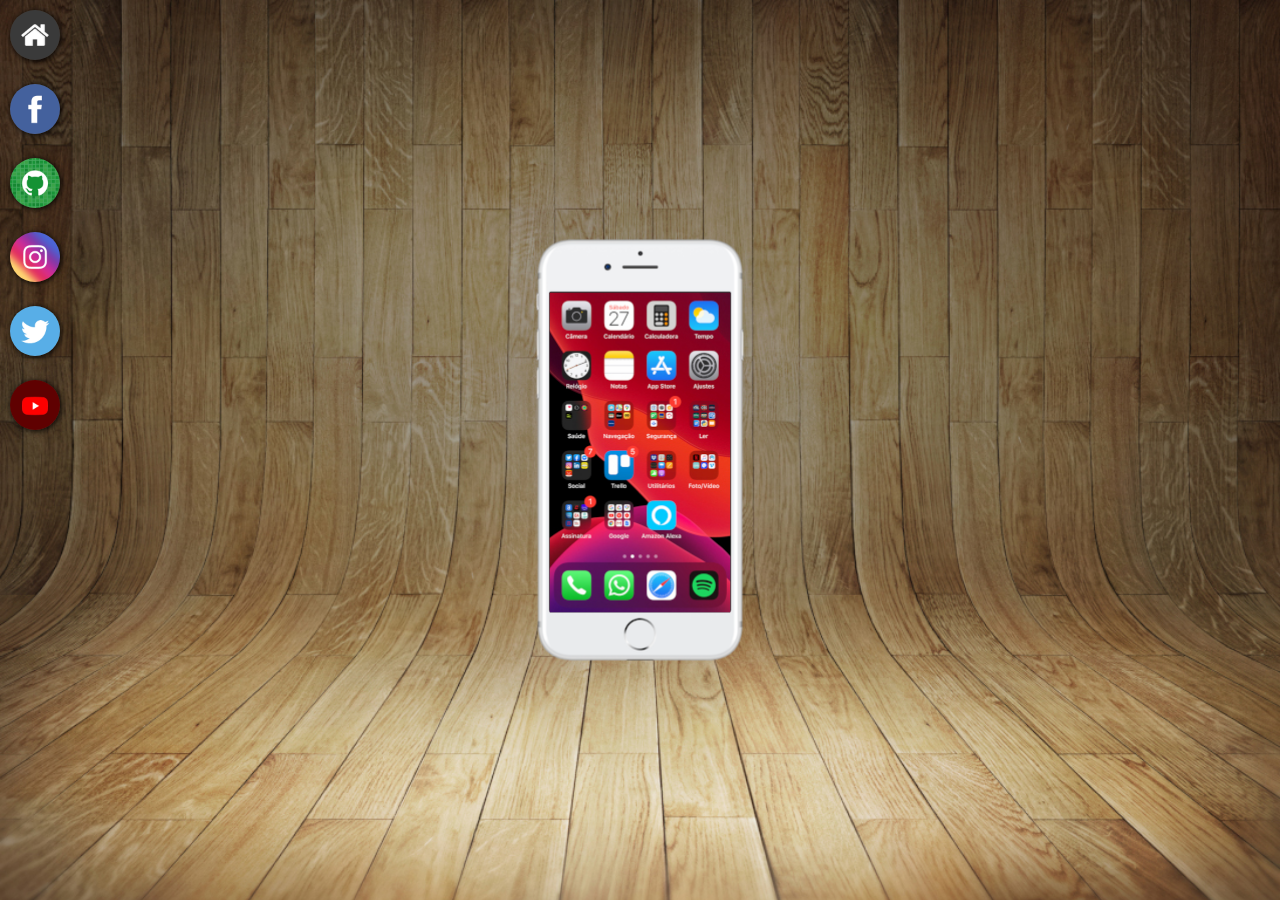
<file: index.html>
<!DOCTYPE html>
<html lang="pt-br">
<head>
    <meta charset="UTF-8">
    <meta http-equiv="X-UA-Compatible" content="IE=edge">
    <meta name="viewport" content="width=device-width, initial-scale=1.0">
    <link rel="shortcut icon" href="favicon.ico" type="image/x-icon">
    <link rel="stylesheet" href="estilos/style.css">
    <title>Projeto Redes Sociais</title>
    
</head>
<body>
    <main>
        <section id="telefone">
            <iframe src="home.html" name="tela" id="tela" frameborder="0">
                O navegador não é compatível.
            </iframe>
        </section>
        <section id="redes-sociais">
            <a href="home.html" target="tela"><img src="imagens/logo-home.jpg" alt=""></a> <br>
            <a href="facebook.html" target="tela"><img src="imagens/logo-facebook.jpg" alt=""></a> <br>
            <a href="github.html" target="tela"><img src="imagens/logo-github.jpg" alt=""></a> <br>
            <a href="instagram.html" target="tela"><img src="imagens/logo-instagram.jpg" alt=""></a> <br>
            <a href="twitter.html" target="tela"><img src="imagens/logo-twitter.jpg" alt=""></a> <br>
            <a href="youtube.html" target="tela"><img src="imagens/logo-youtube.jpg" alt=""></a>
        </section>
    </main>
</body>
</html>
</file>
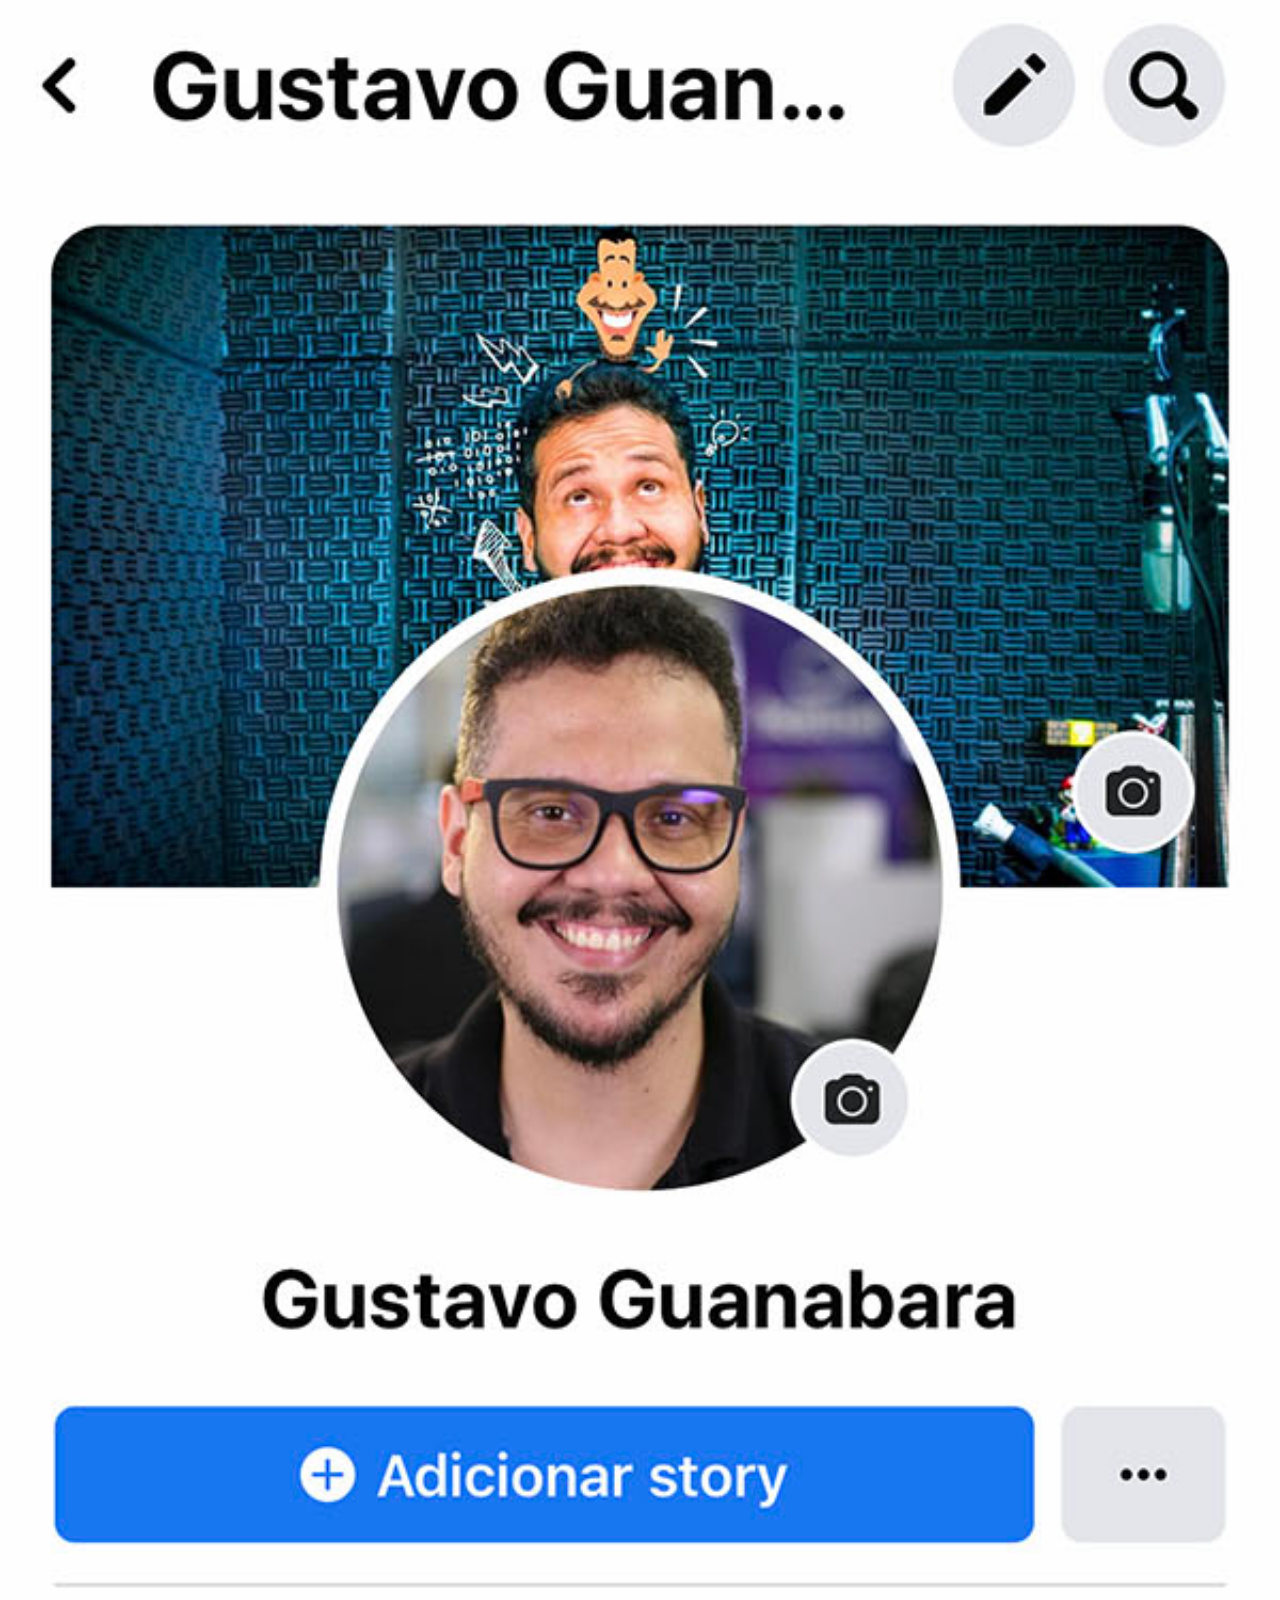
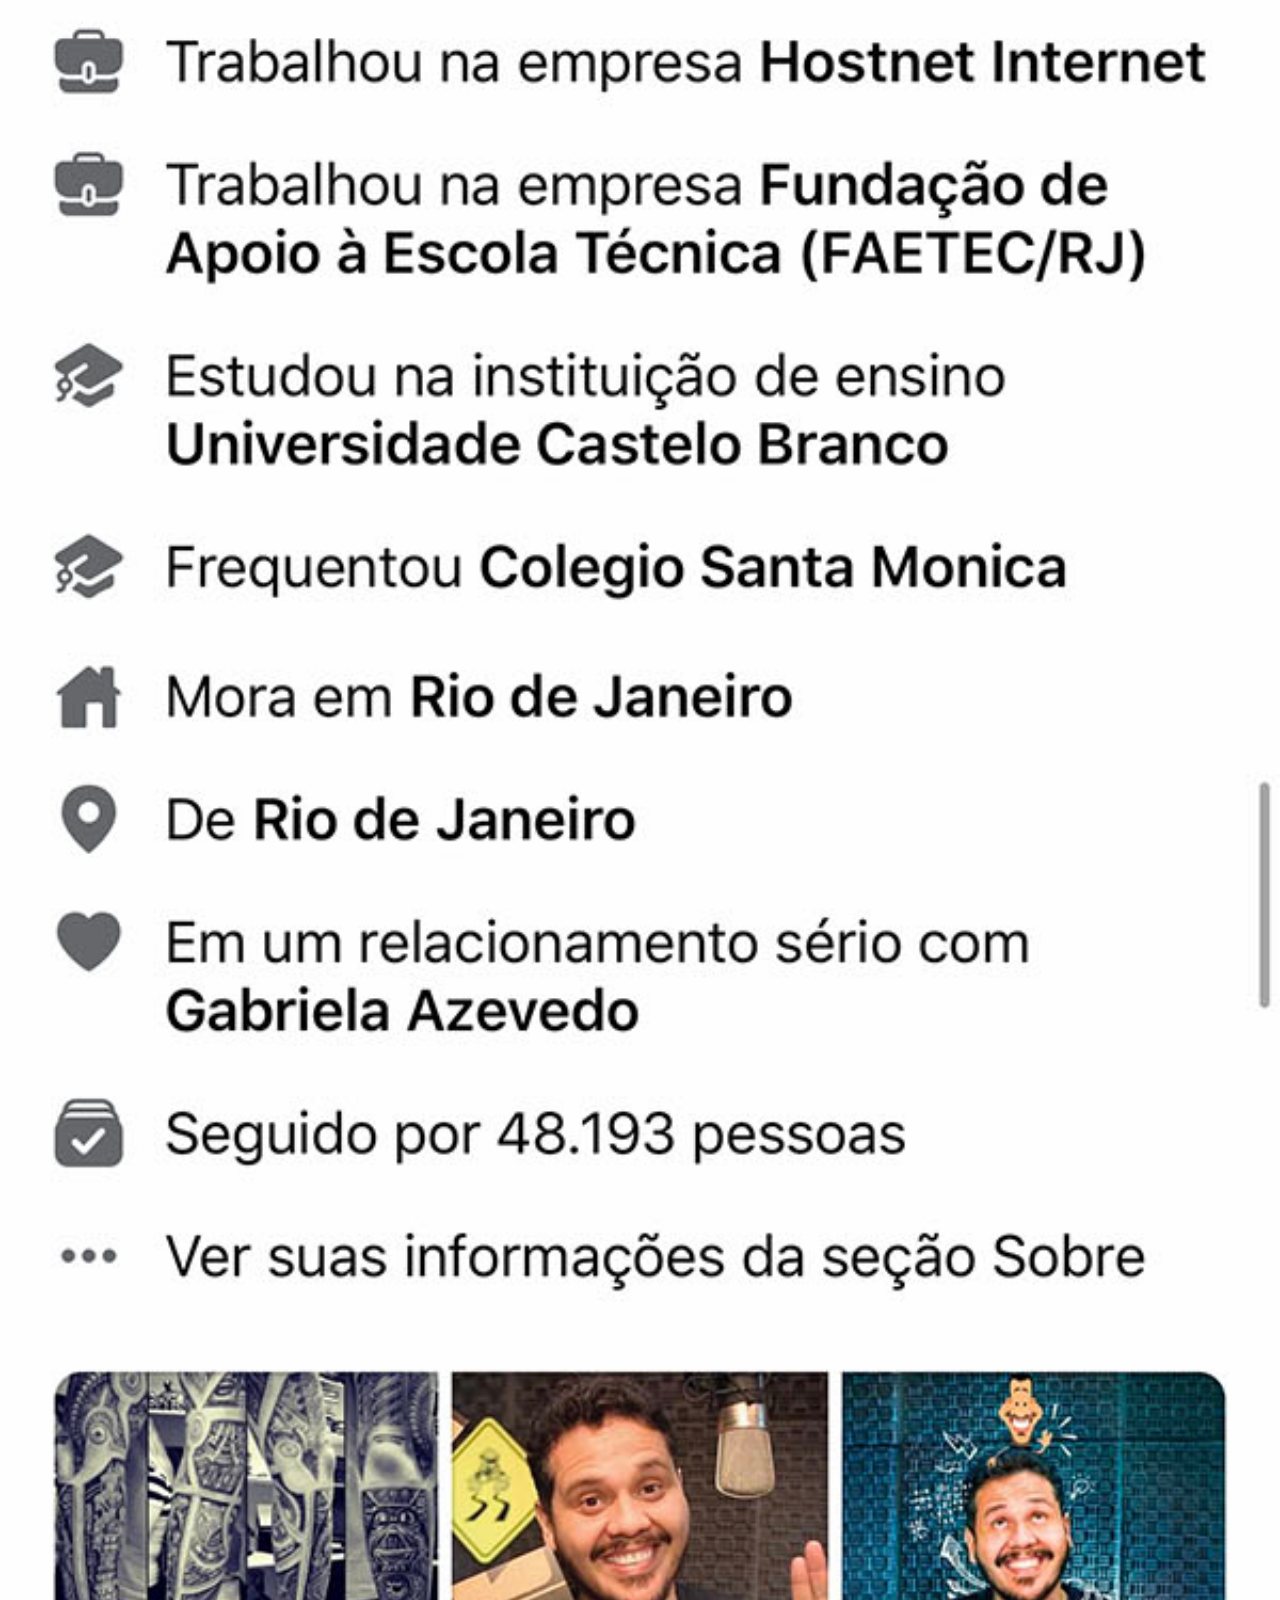
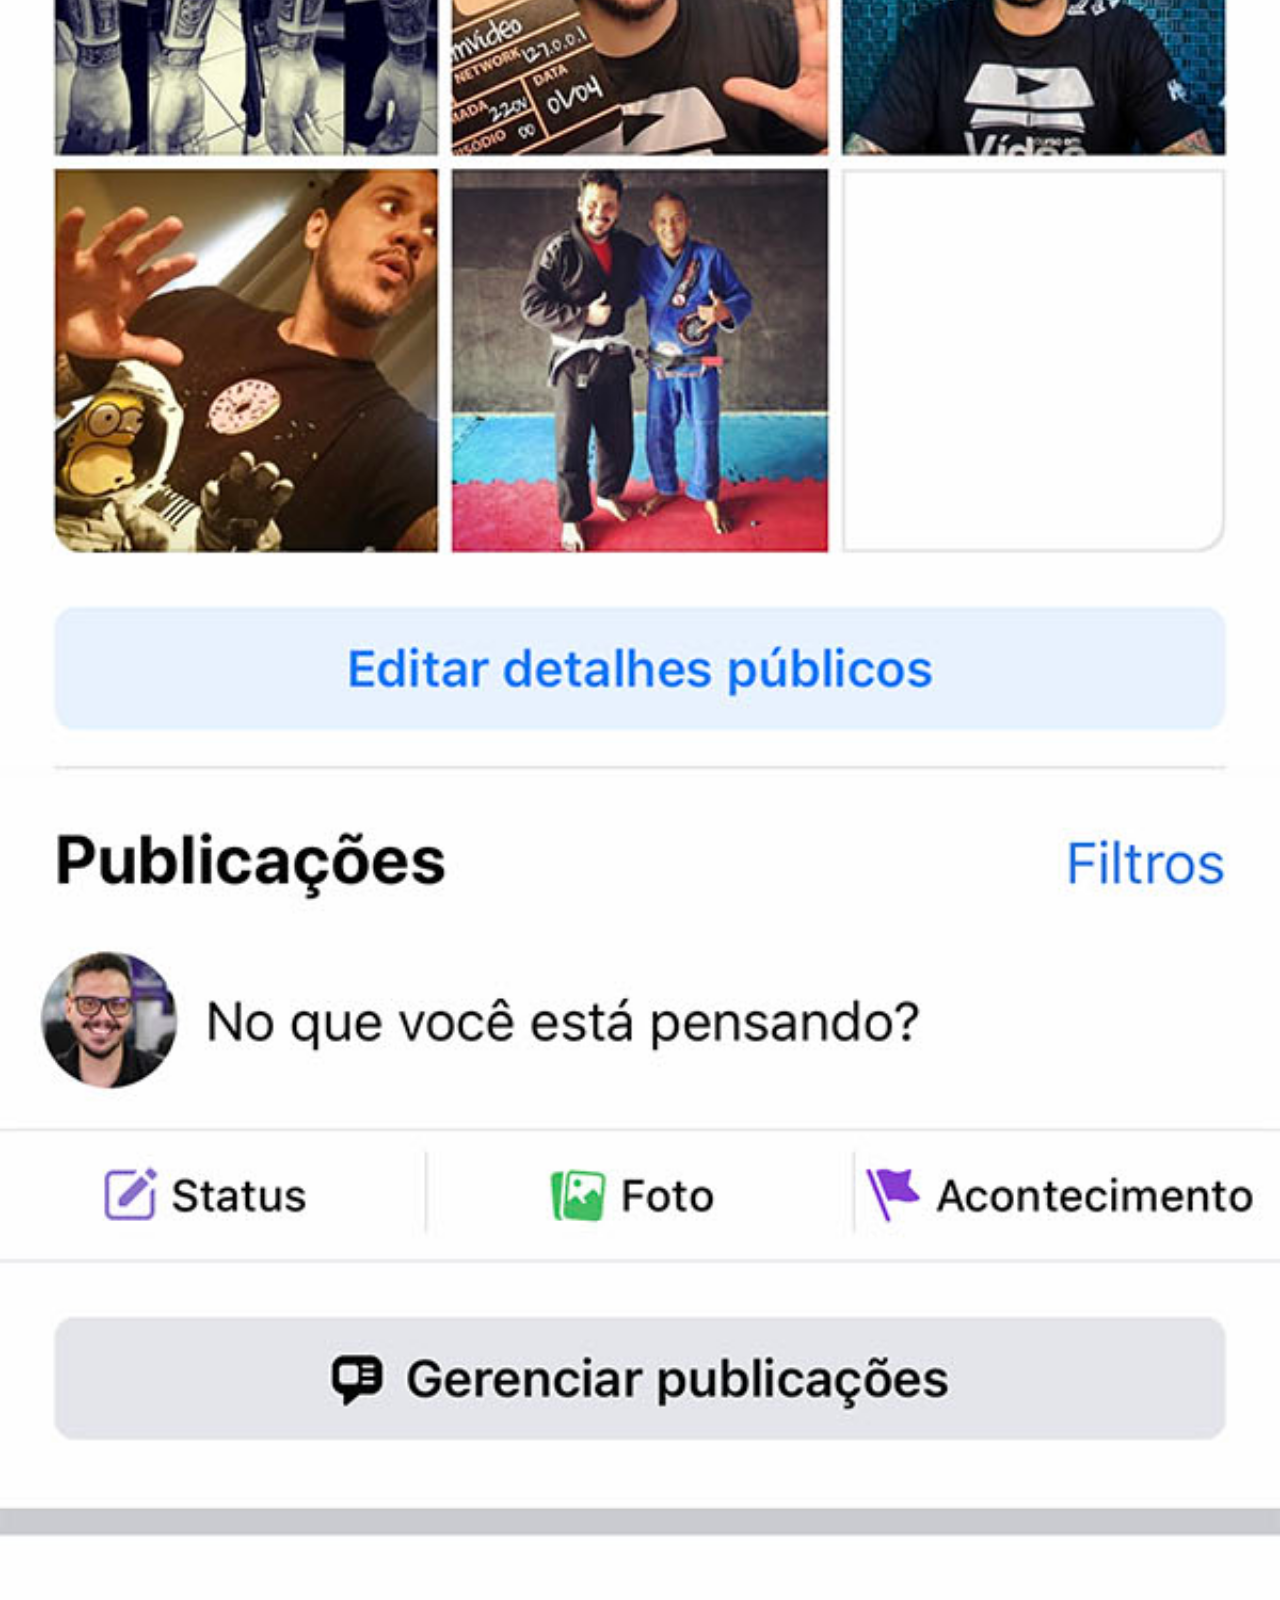
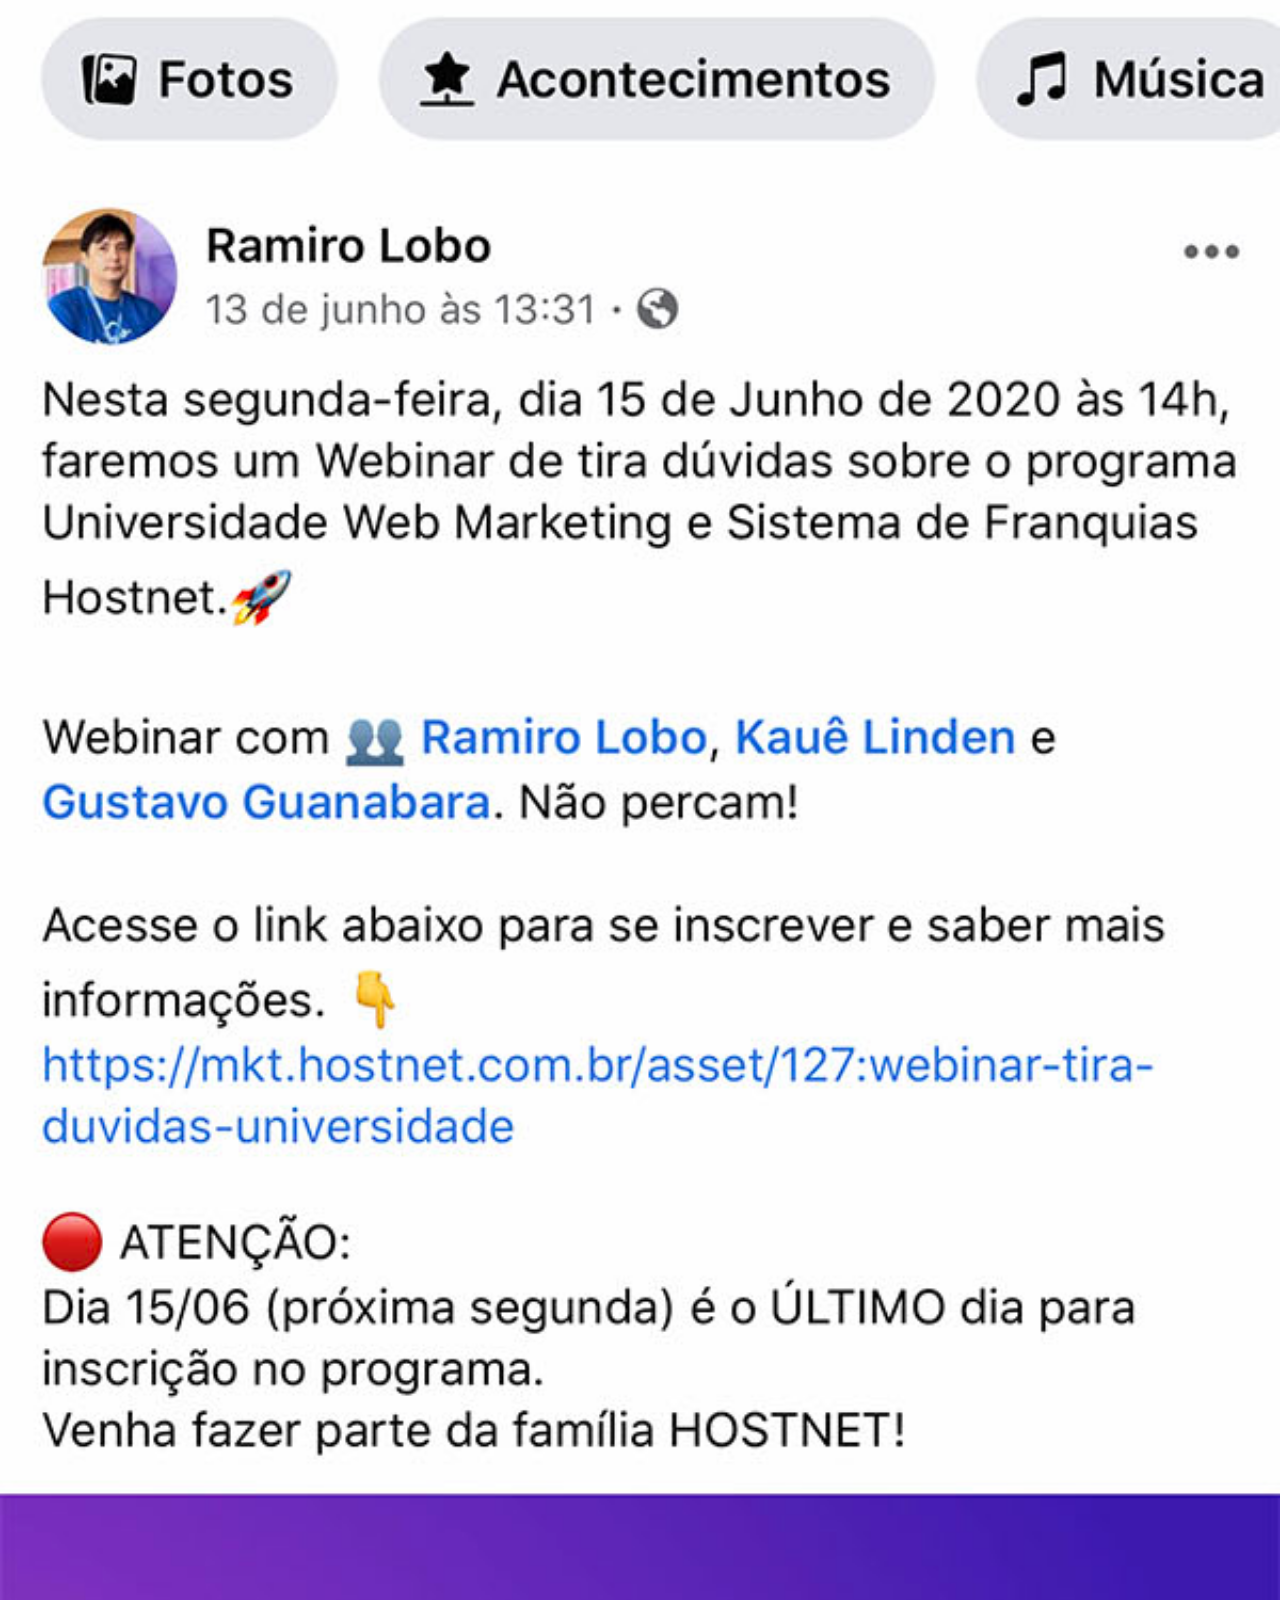
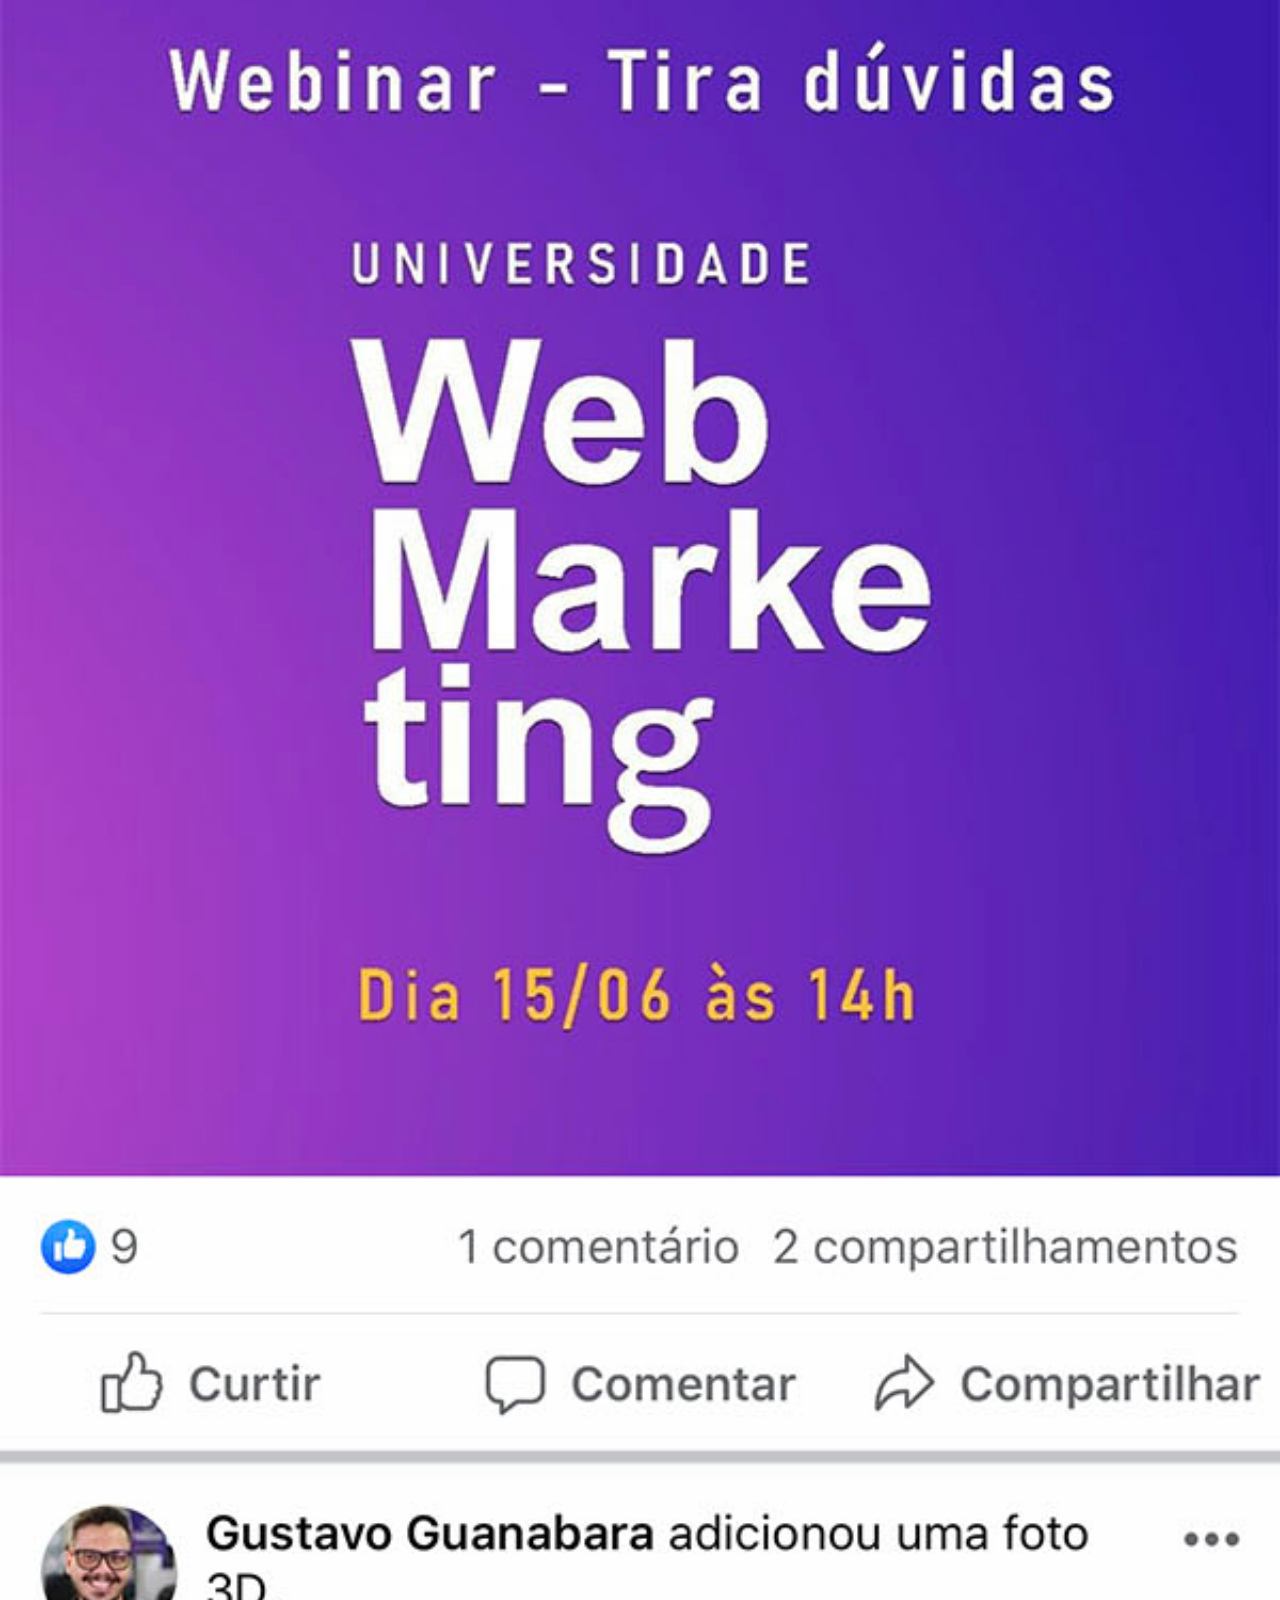
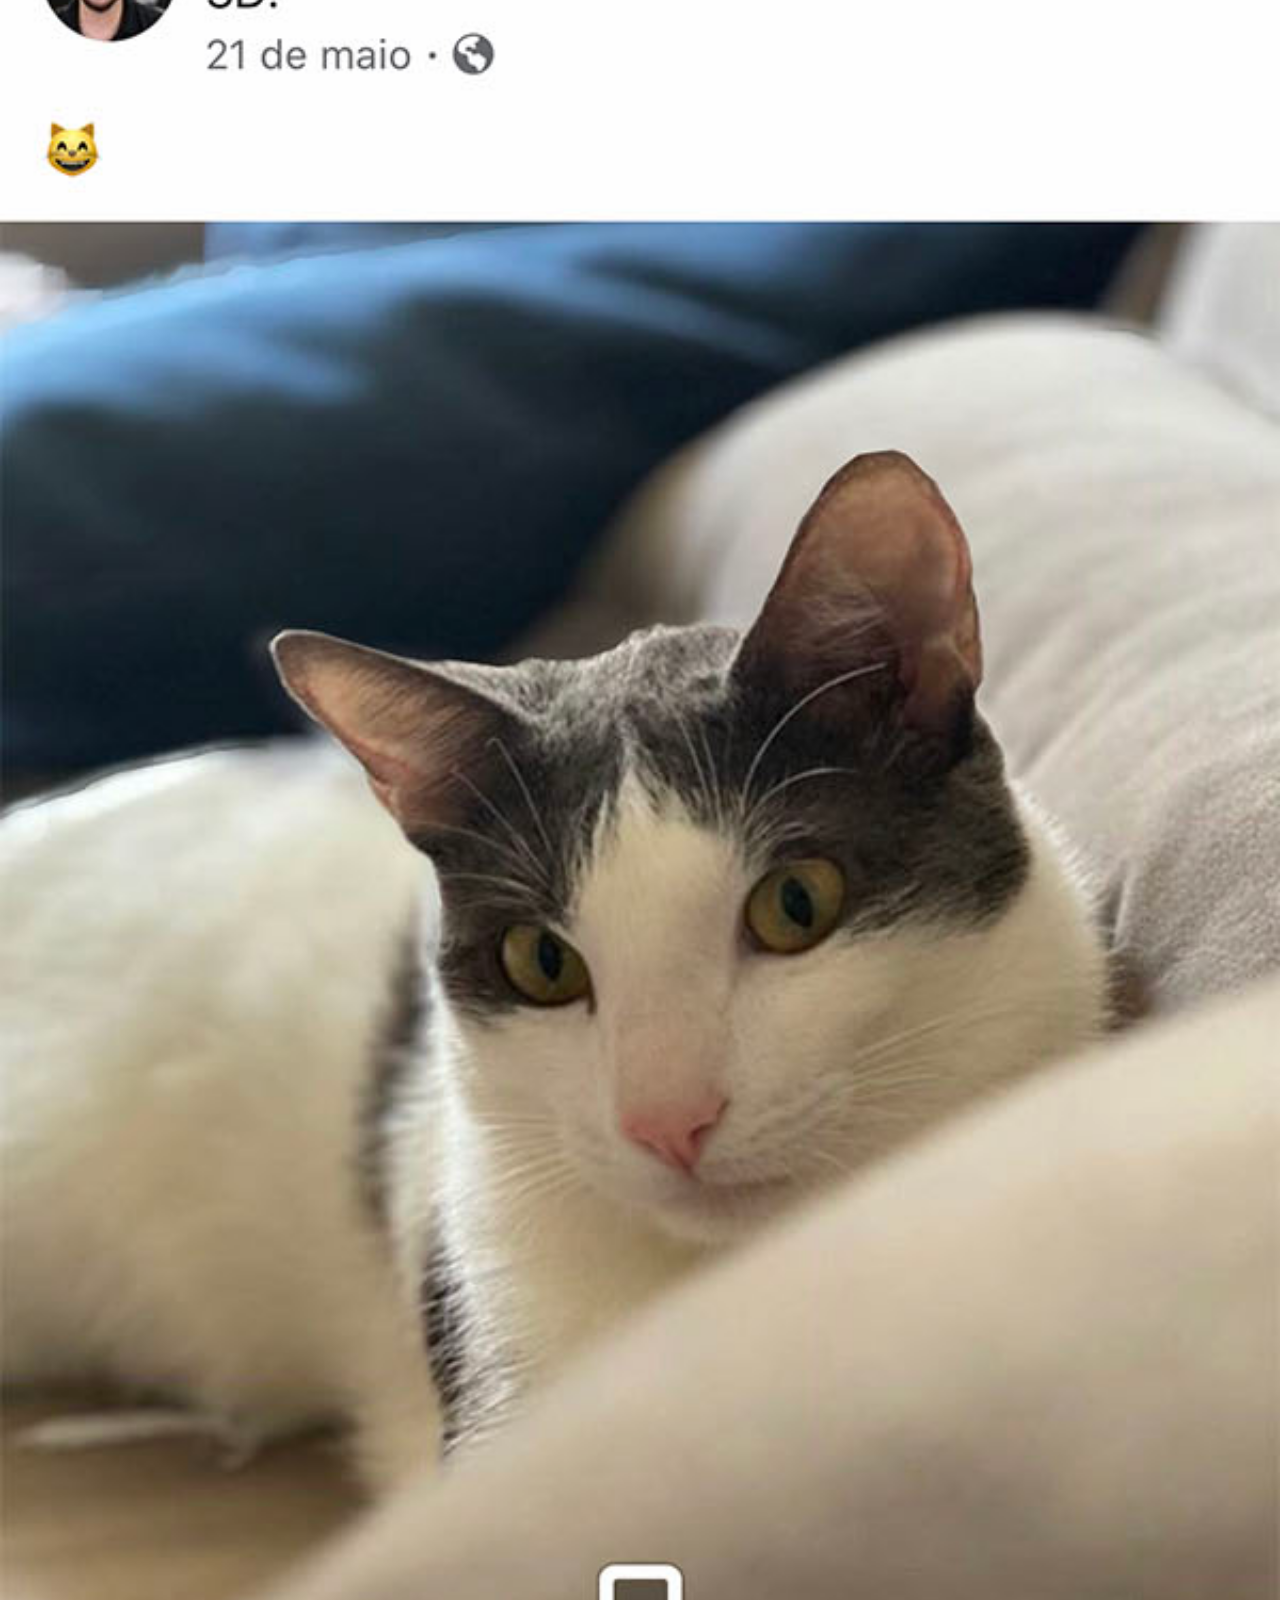
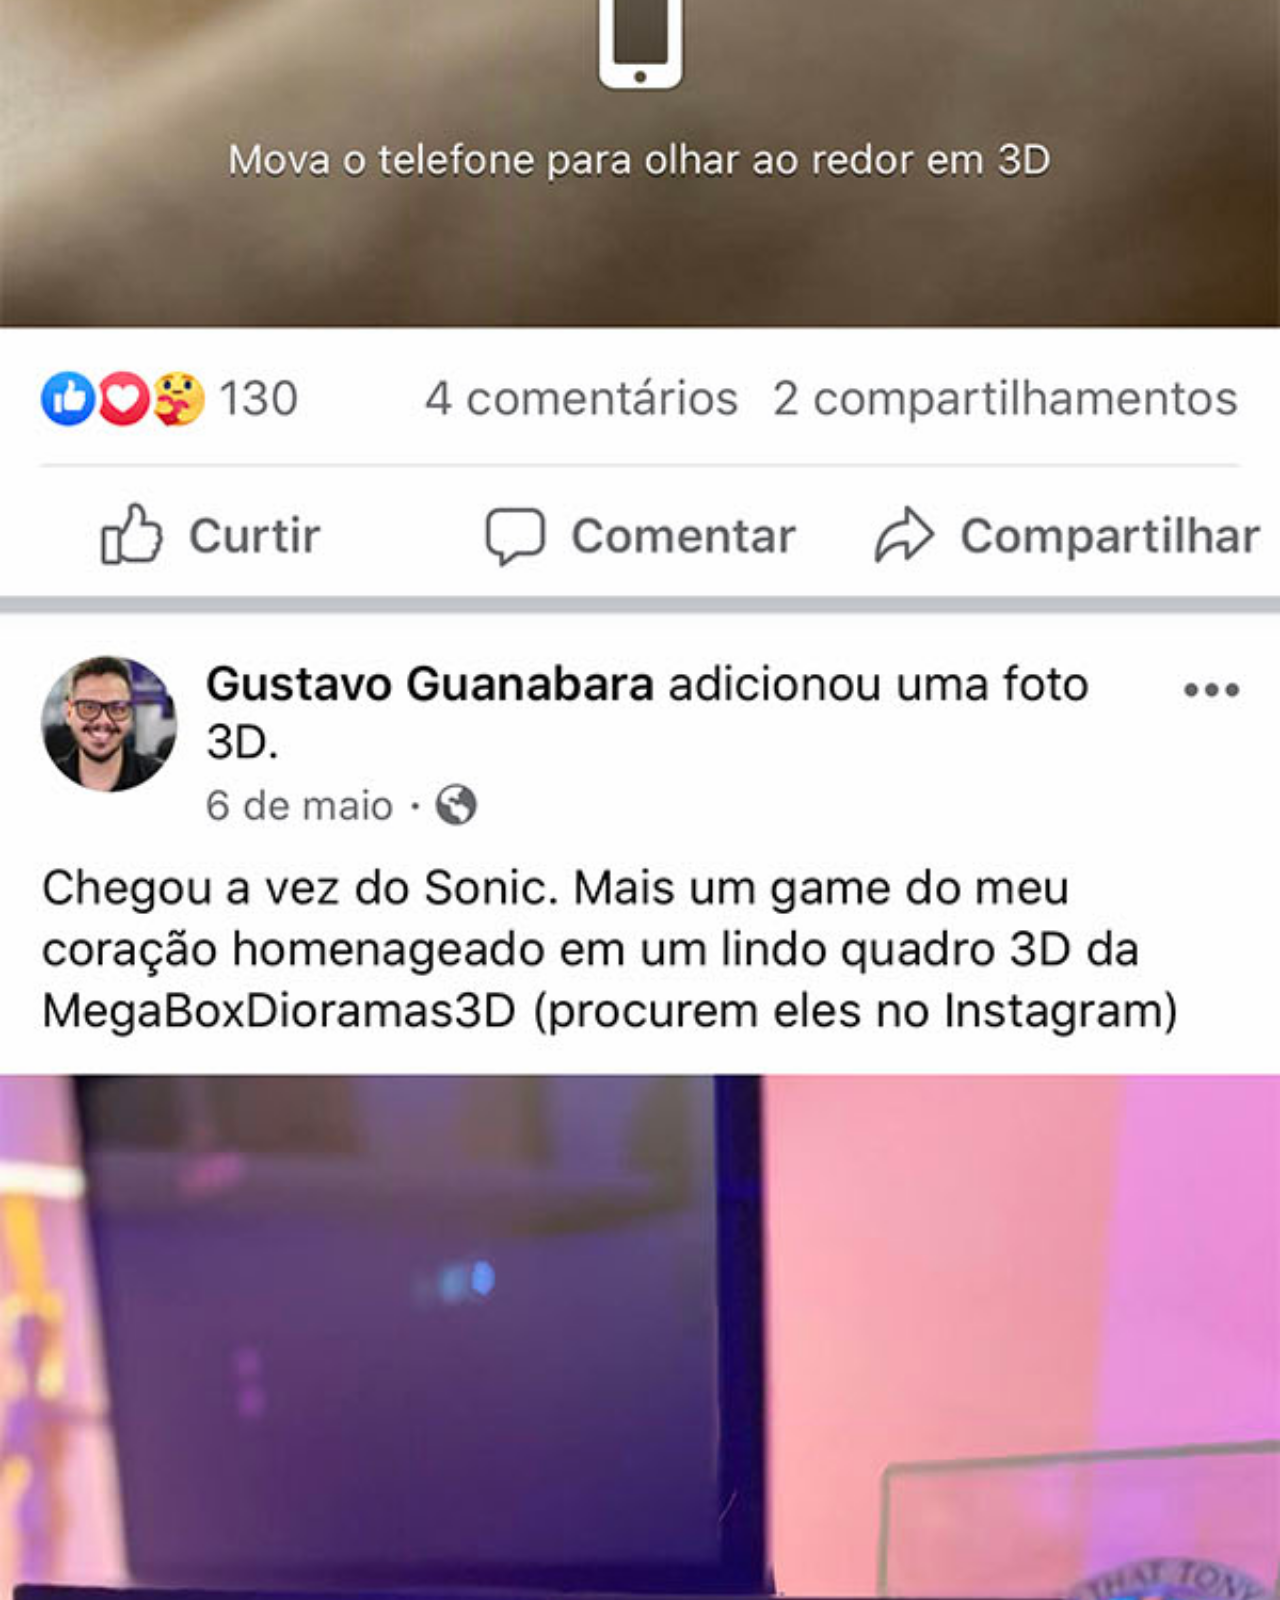
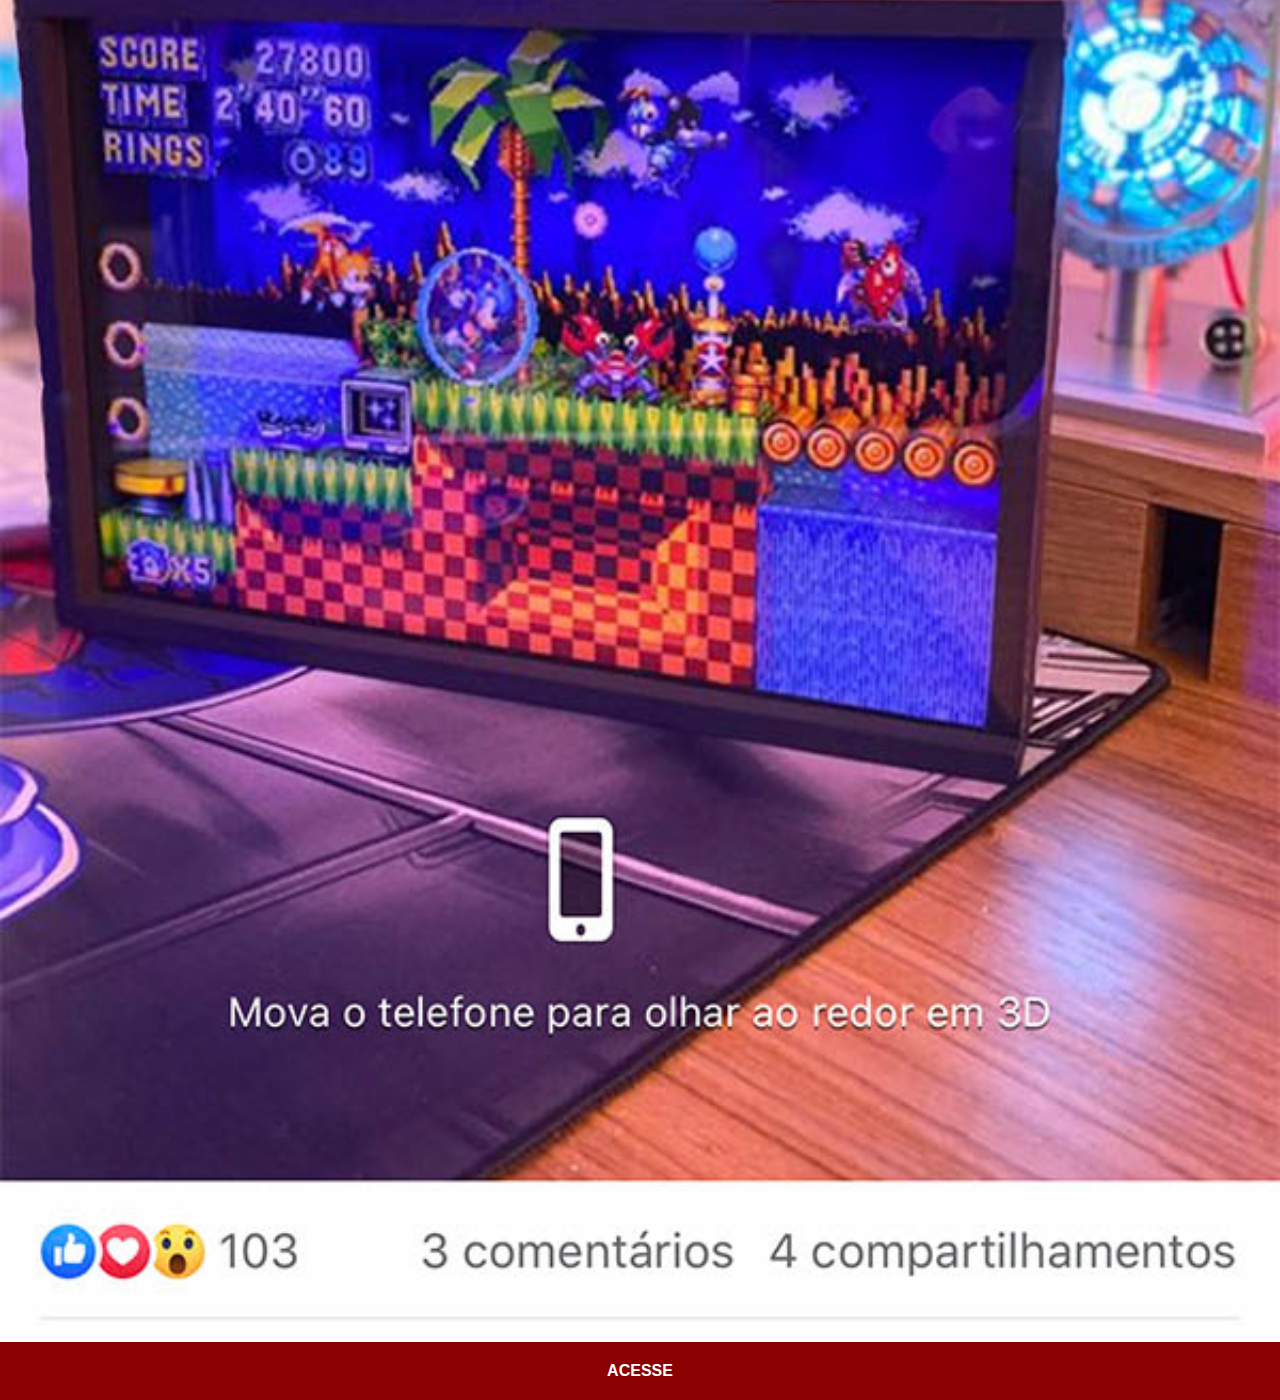
<file: facebook.html>
<!DOCTYPE html>

<html lang="pt-br">
<head>
    <meta charset="UTF-8">
    <meta http-equiv="X-UA-Compatible" content="IE=edge">
    <meta name="viewport" content="width=device-width, initial-scale=1.0">
    <link rel="stylesheet" href="estilos/social.css">
    <title>Facebook</title>
</head>
<body>
    <img src="imagens/tela-facebook.jpg" alt="Facebook">
    <a href="https://pt-br.facebook.com/" target="_blank">ACESSE</a>
</body>
</html>
</file>
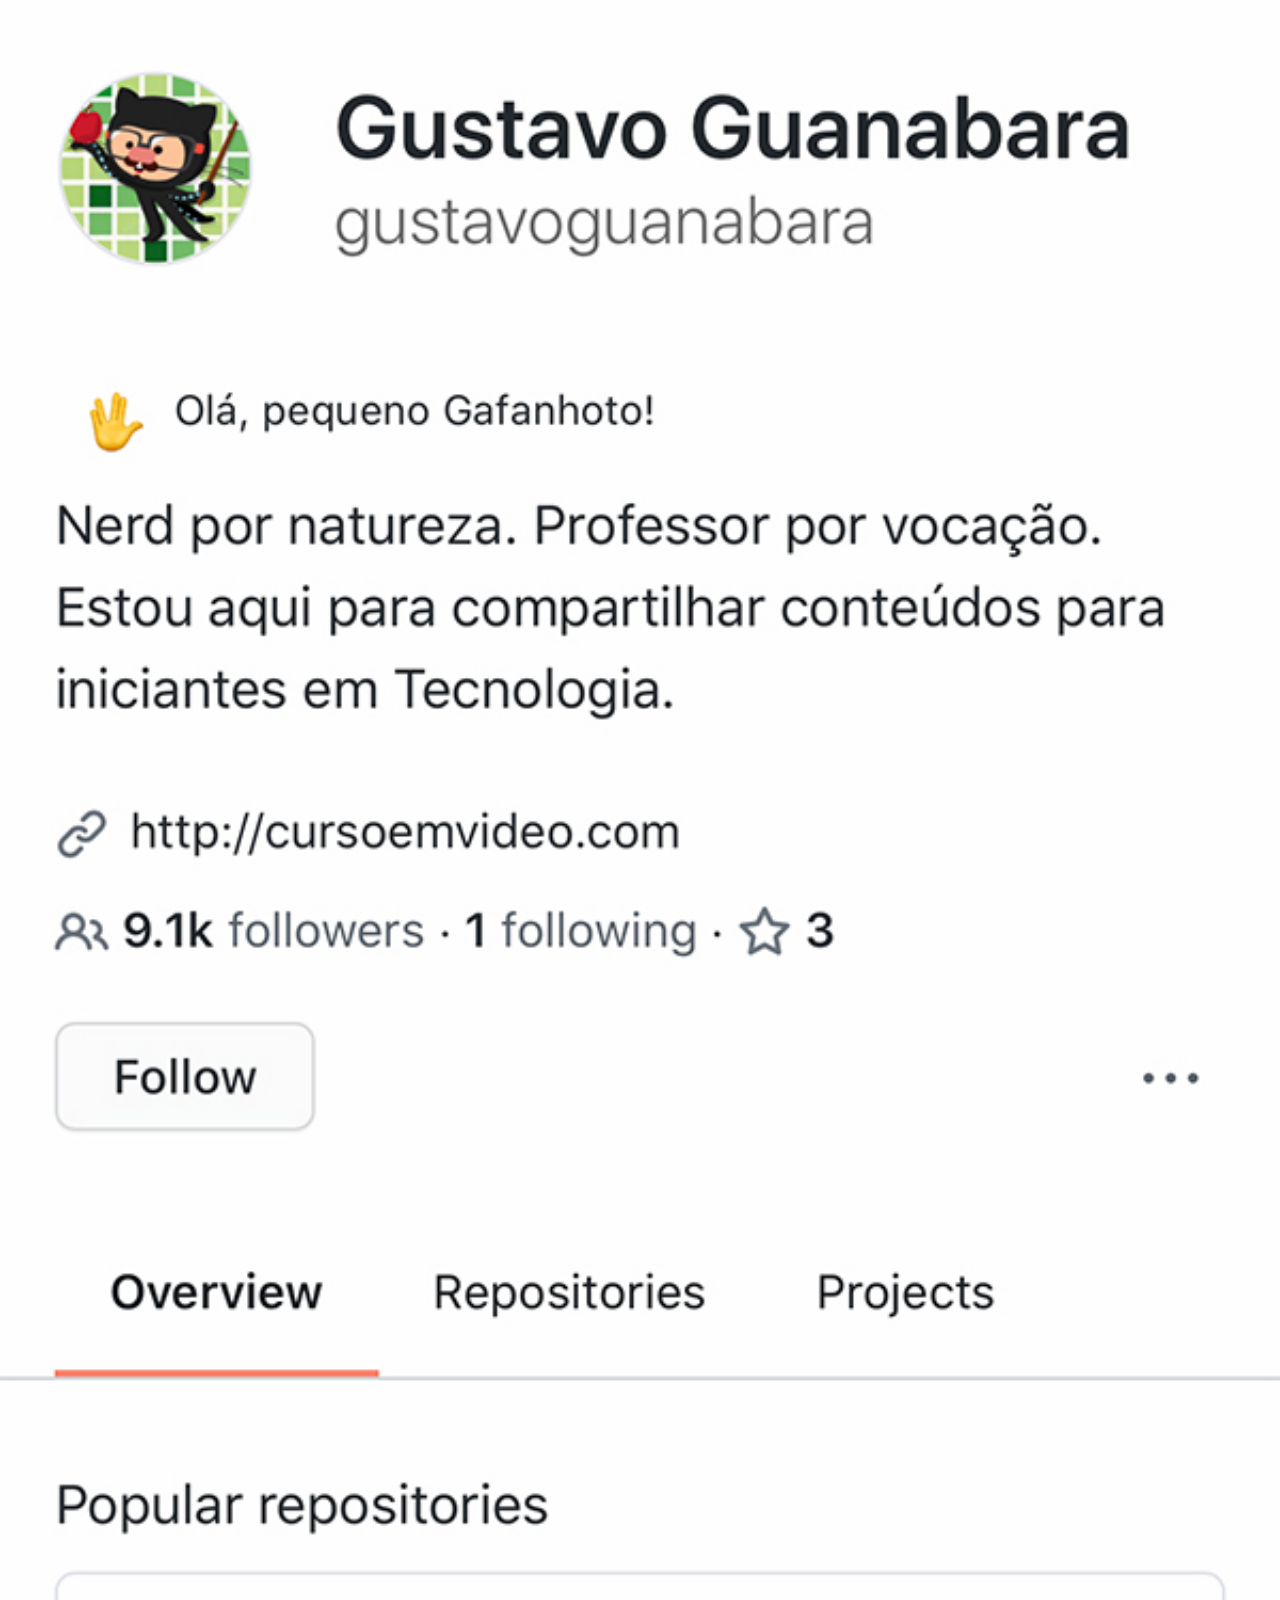
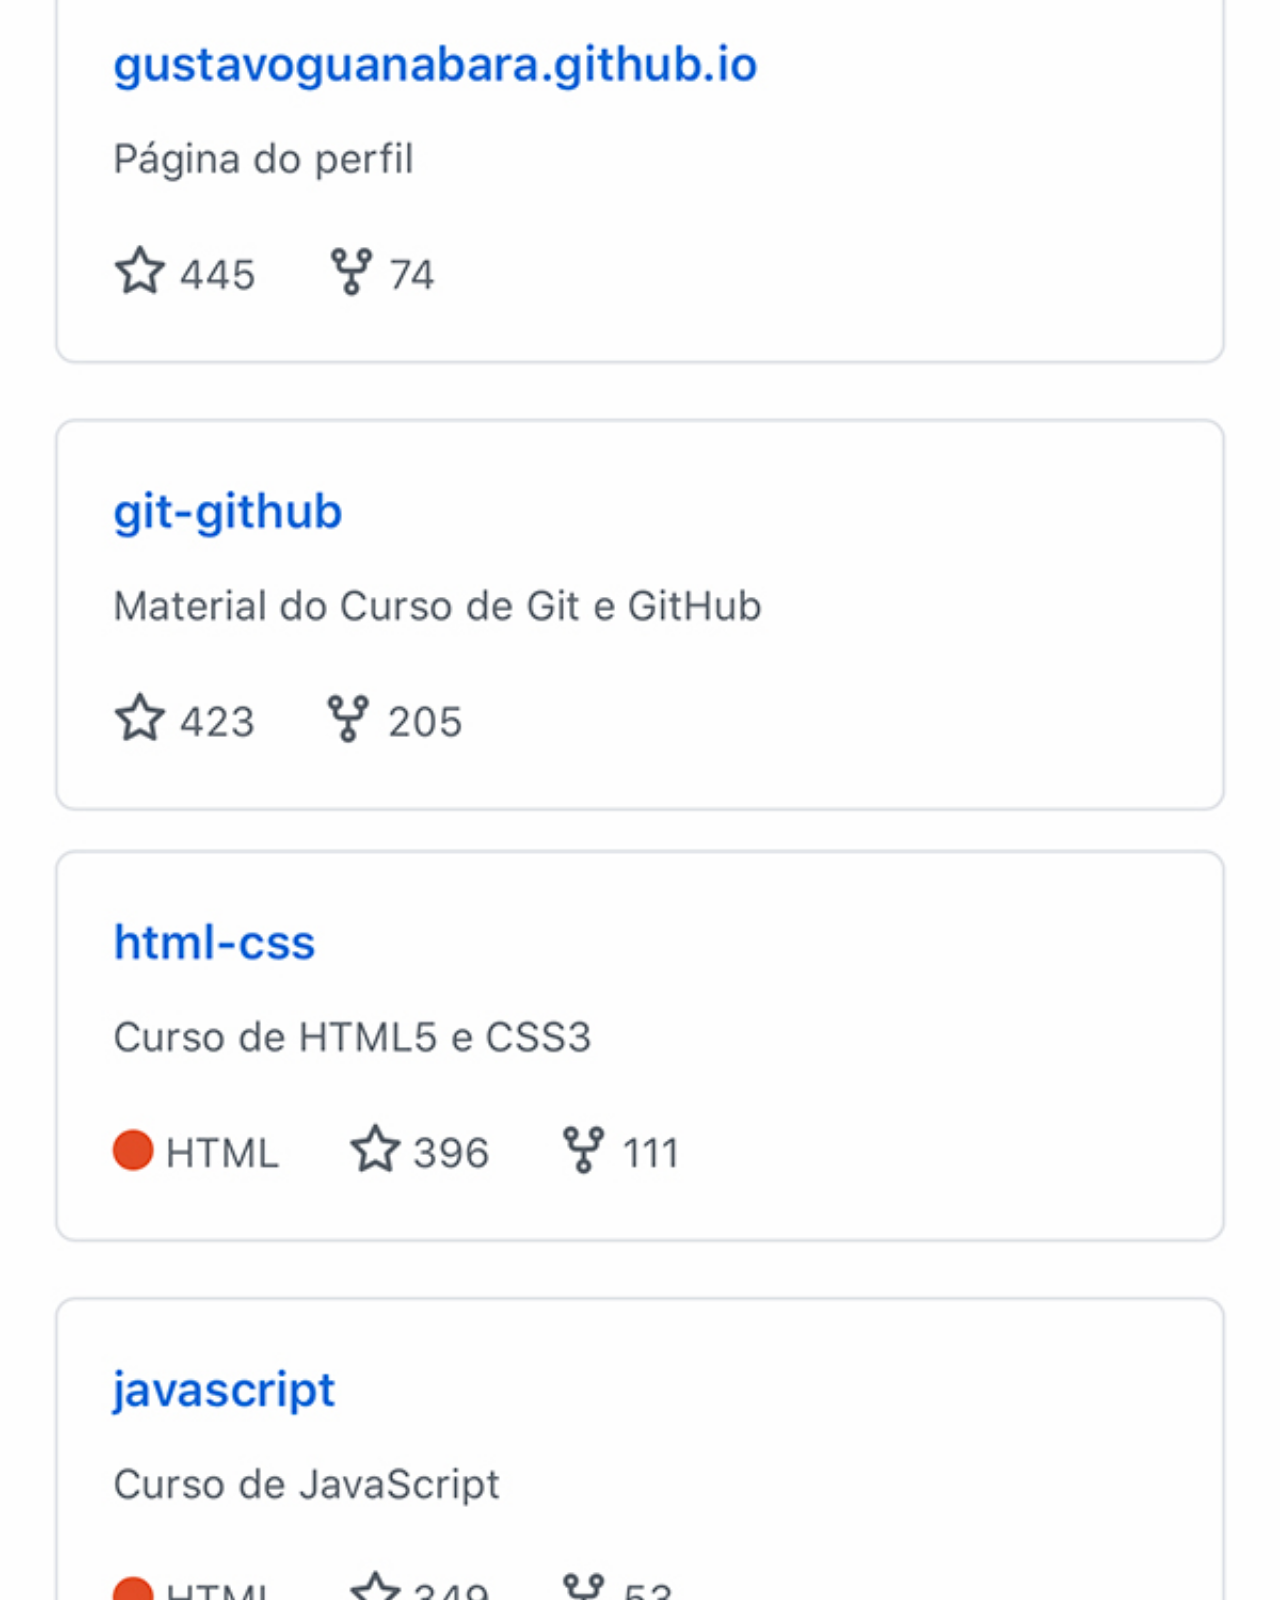
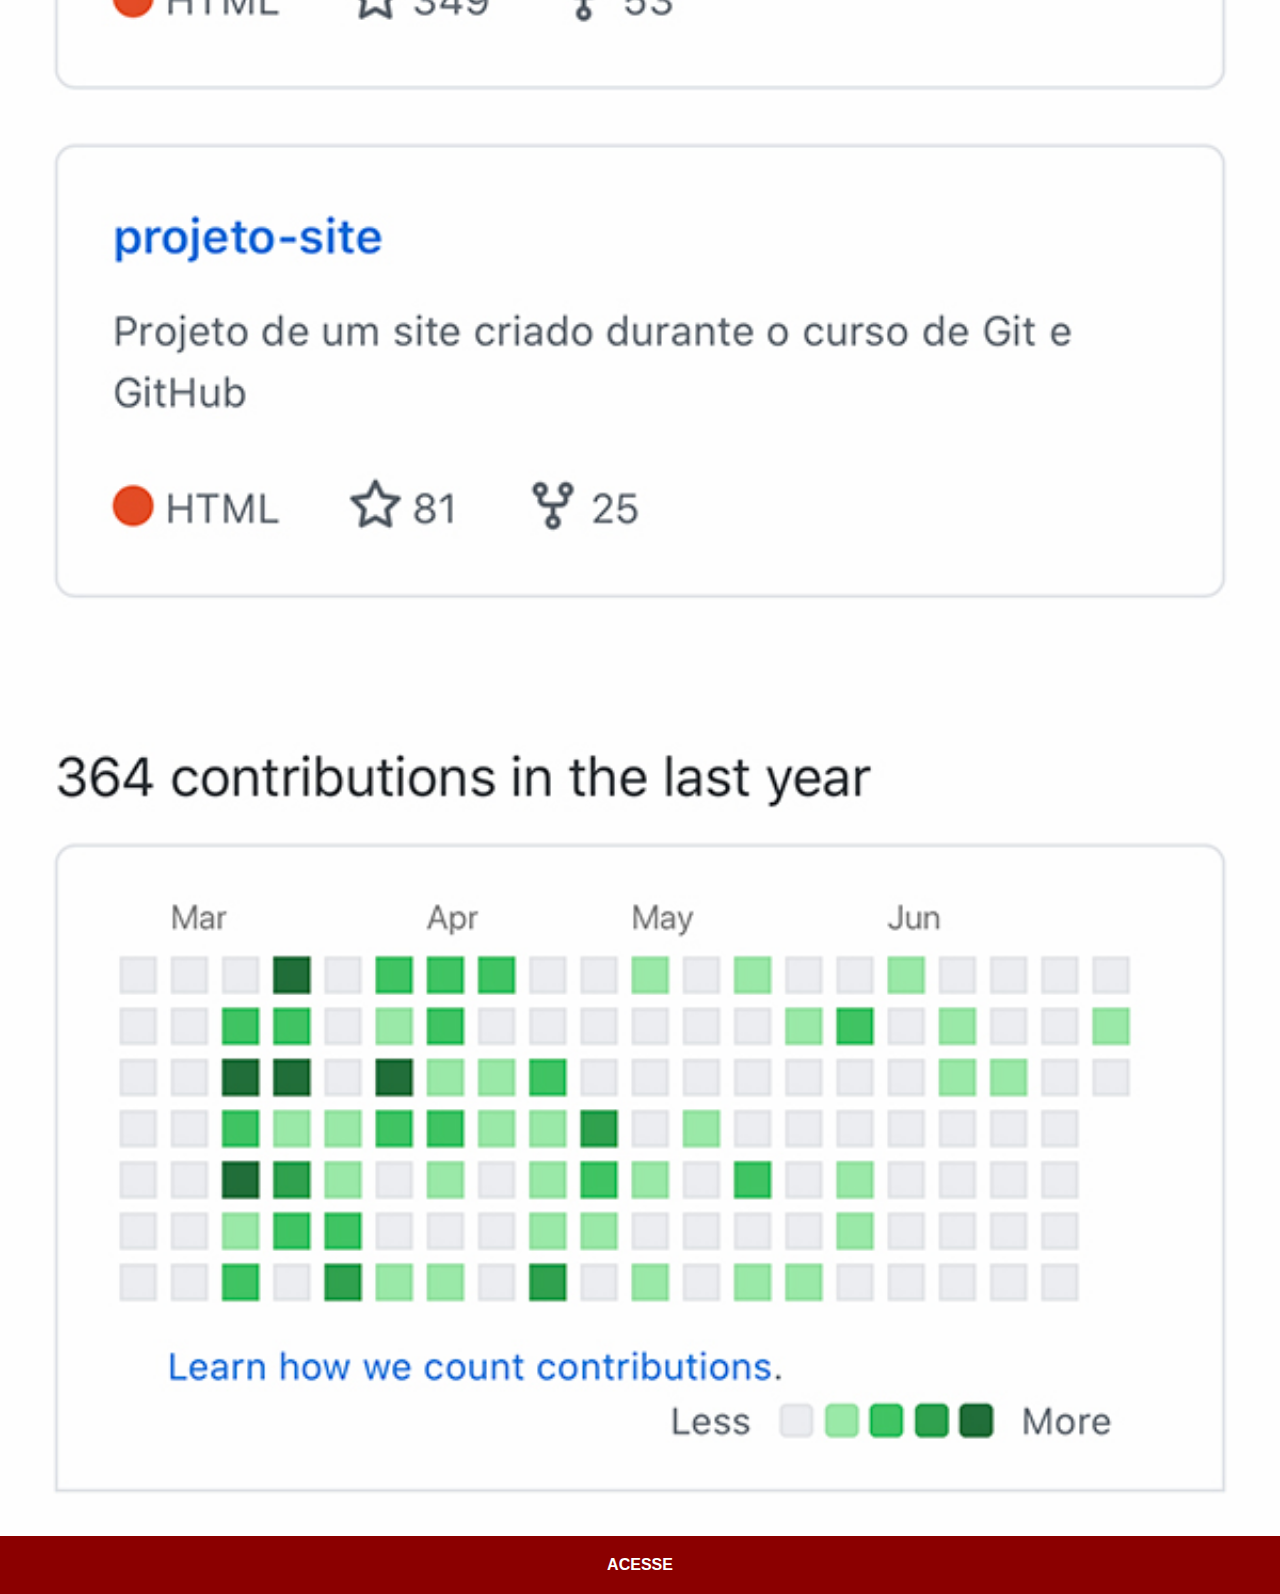
<file: github.html>
<!DOCTYPE html>
<html lang="pt-br">
<head>
    <meta charset="UTF-8">
    <meta http-equiv="X-UA-Compatible" content="IE=edge">
    <meta name="viewport" content="width=device-width, initial-scale=1.0">
    <link rel="stylesheet" href="estilos/social.css">
    <title>GitHub</title>
</head>
<body>
    <img src="imagens/tela-github.jpg" alt="GitHub">
    <a href="https://github.com/gustavoguanabara" target="_blank">ACESSE</a>
</body>
</html>
</file>
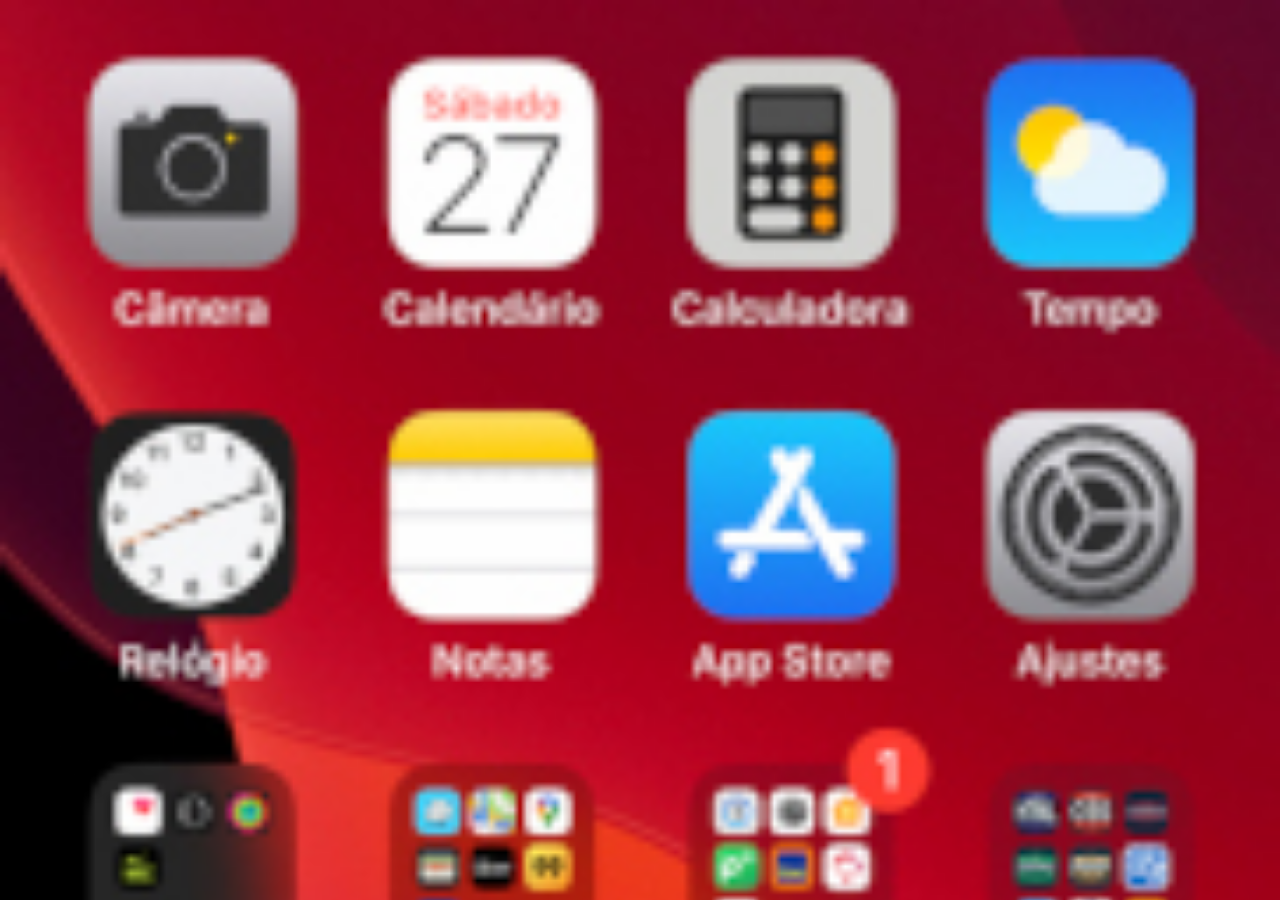
<file: home.html>
<!DOCTYPE html>
<html lang="pt-br">
<head>
    <meta charset="UTF-8">
    <meta http-equiv="X-UA-Compatible" content="IE=edge">
    <meta name="viewport" content="width=device-width, initial-scale=1.0">
    <title>Home</title>
    <style>
        * {
            margin: 0px;
            padding: 0px;
        }
        
        body {
            width: 100vw;
            height: 100vh;
            background: black url('imagens/tela-home.jpg') no-repeat top center;
            background-size: cover;
        }
    </style>
</head>
<body>
    
</body>
</html>
</file>
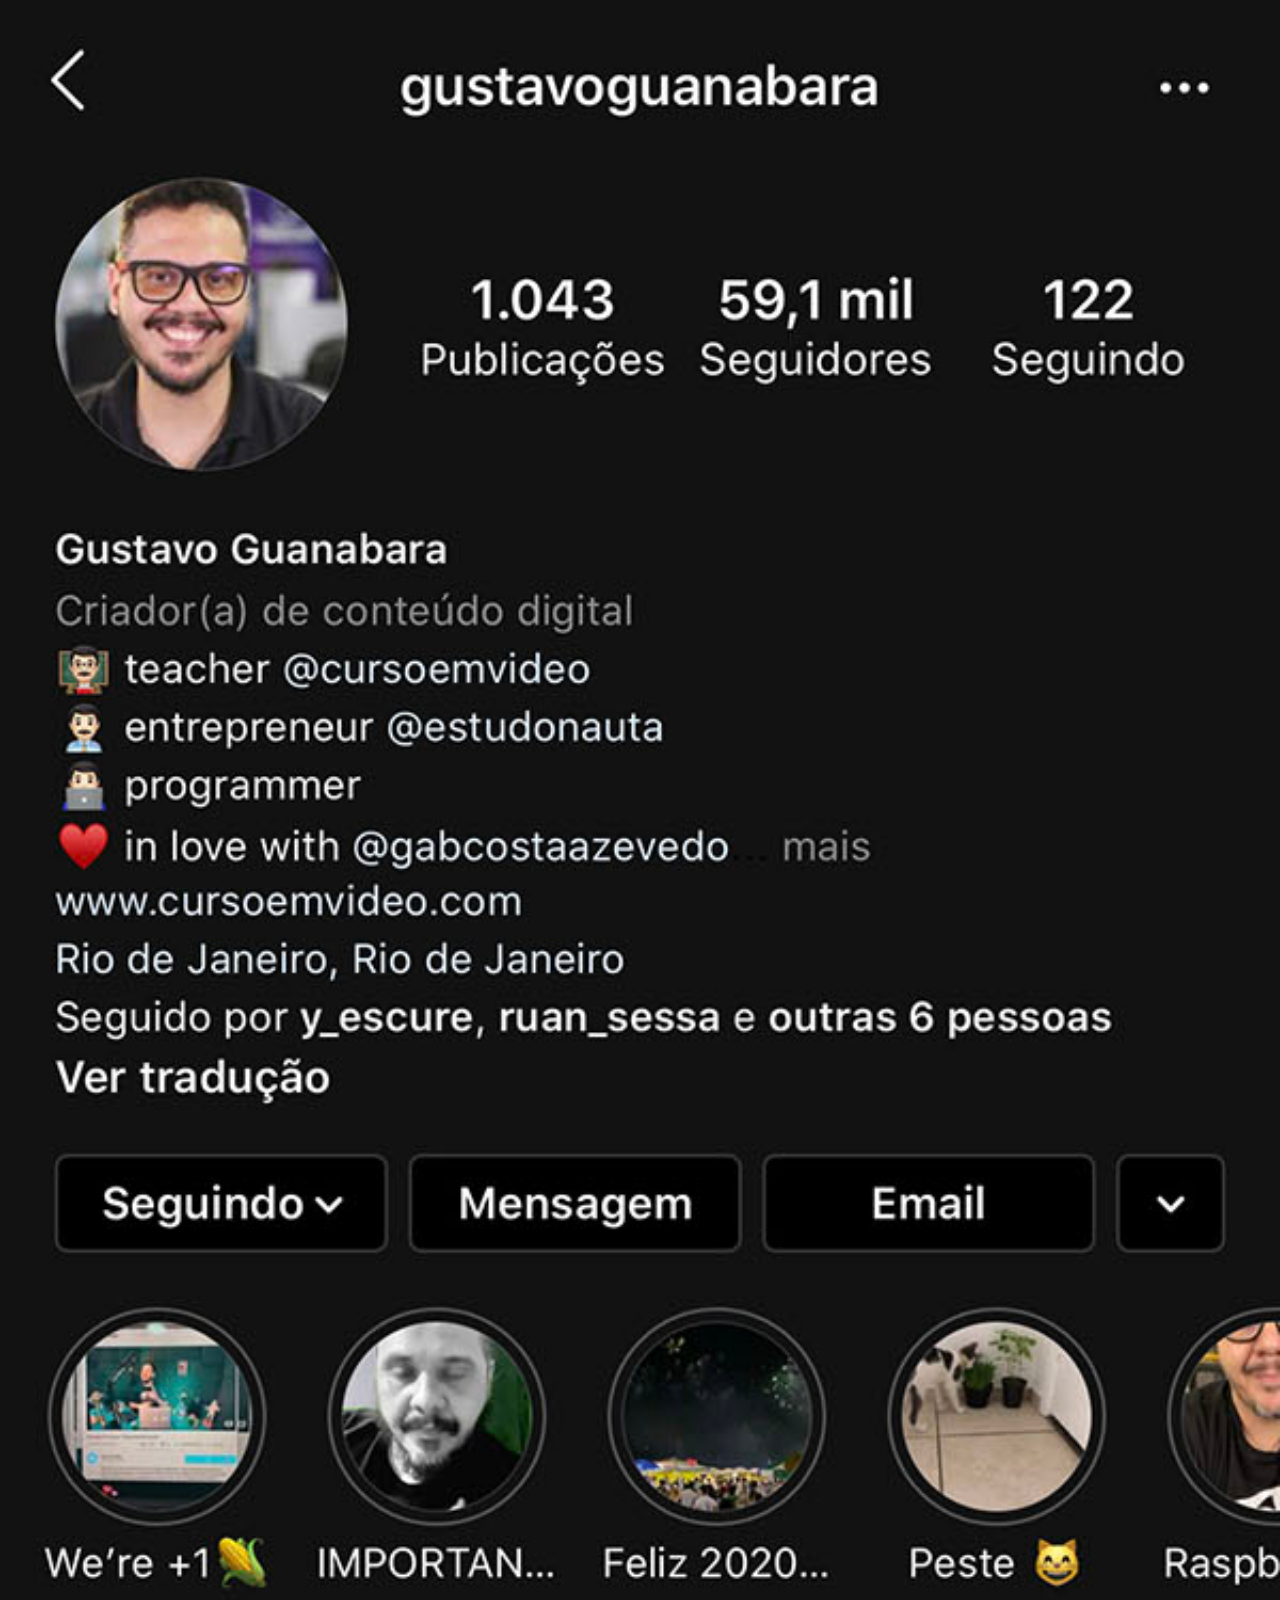
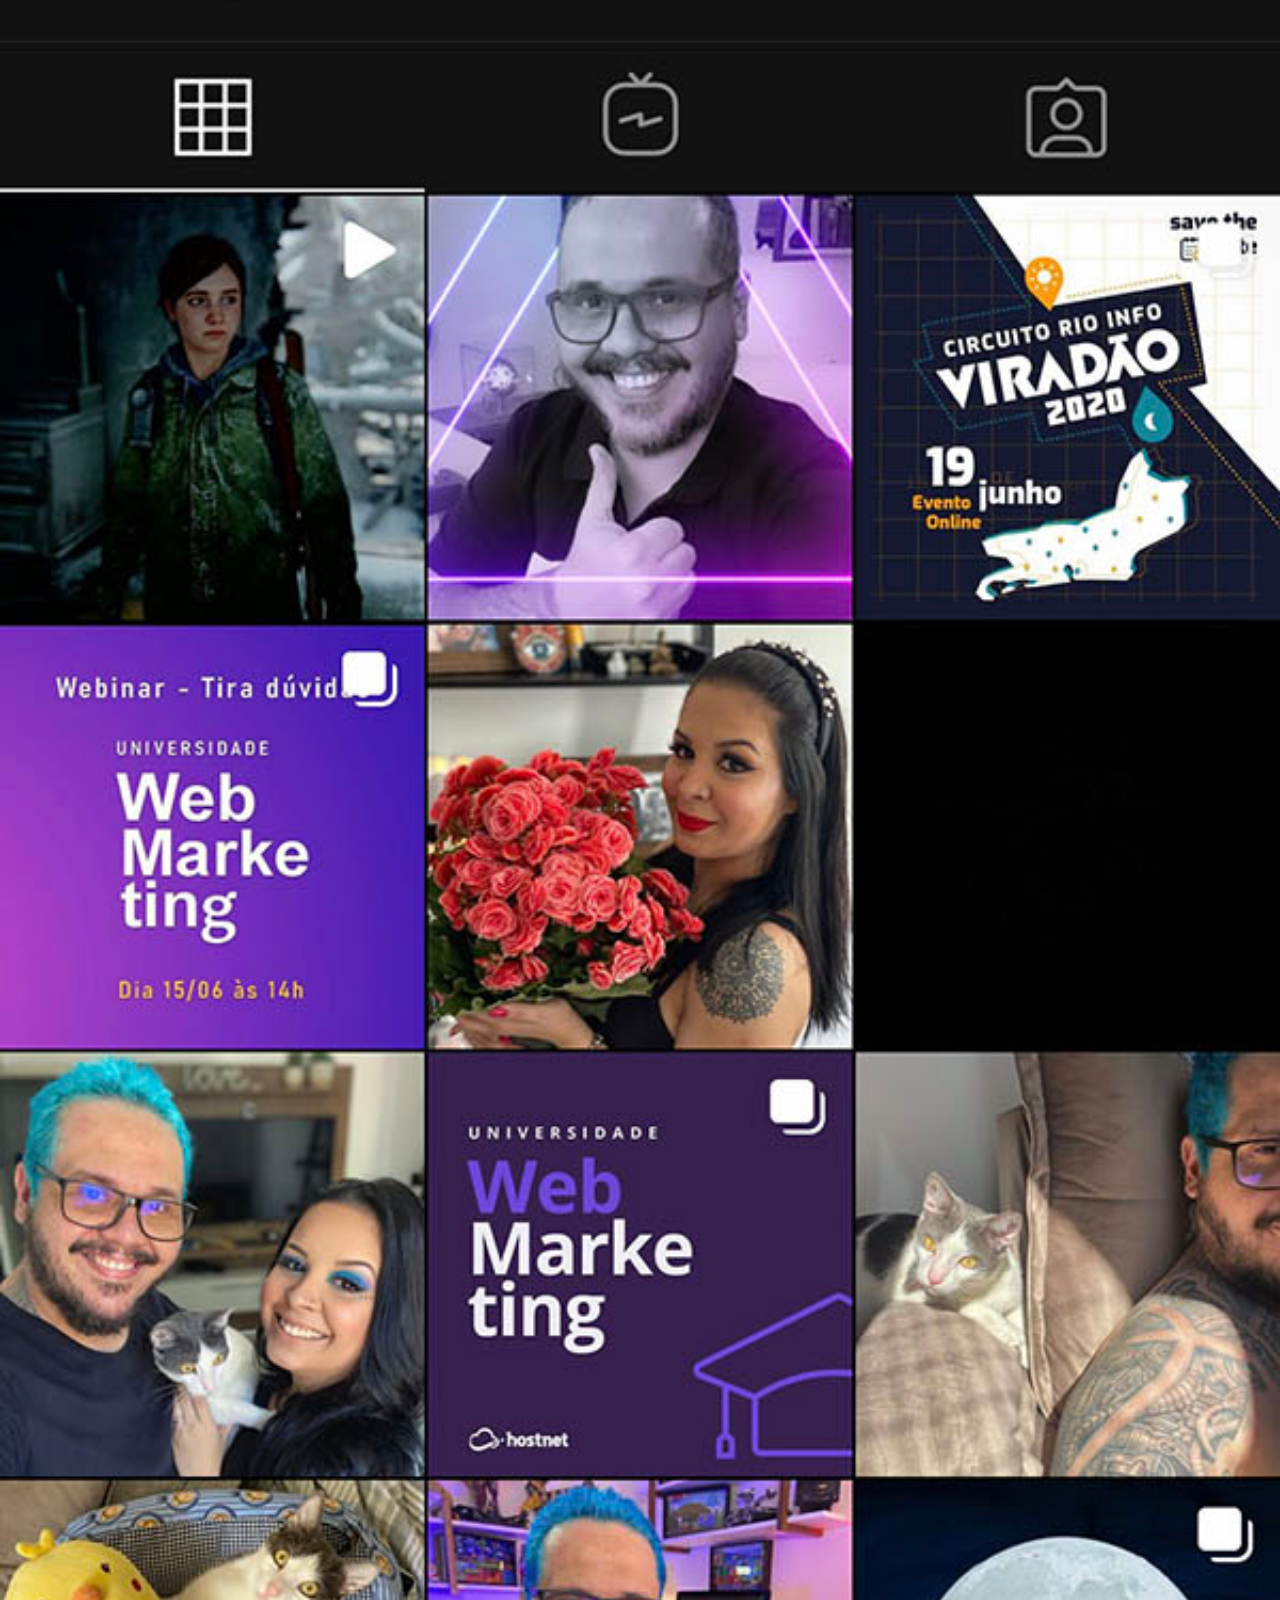
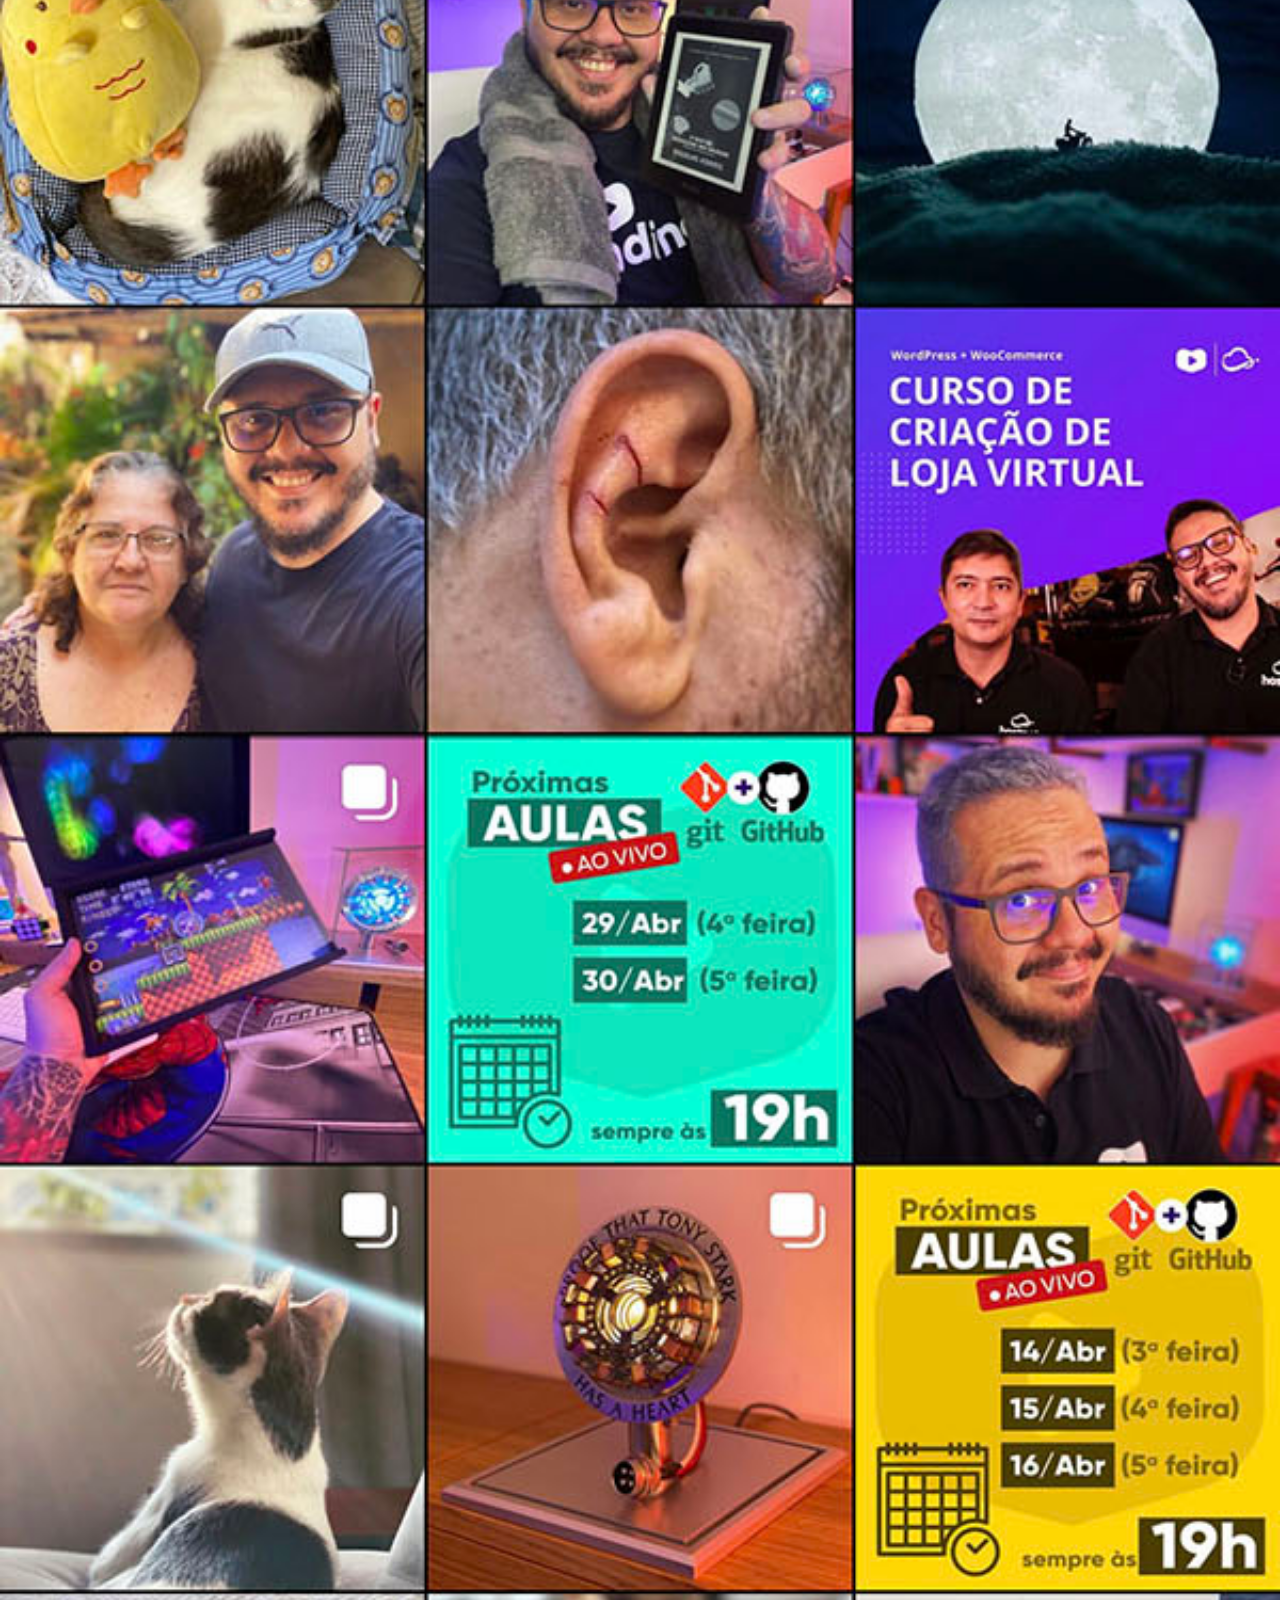
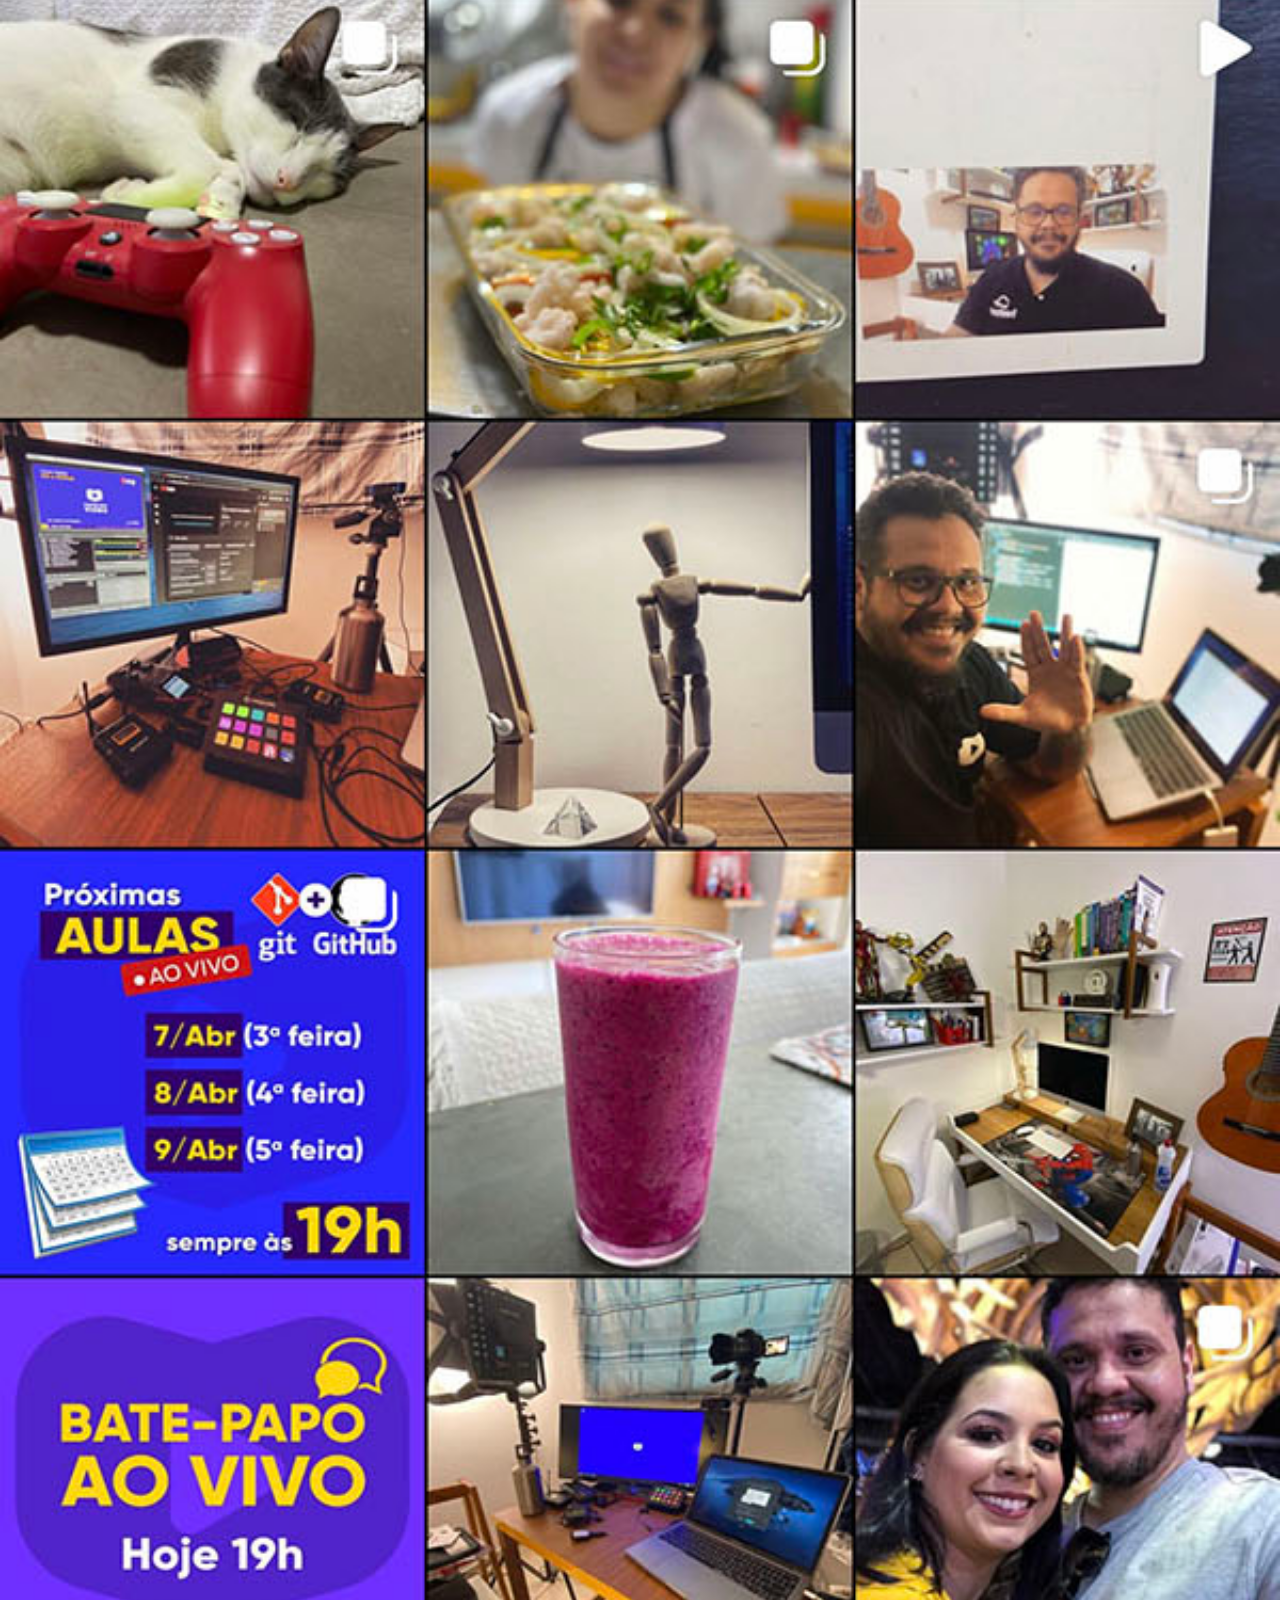
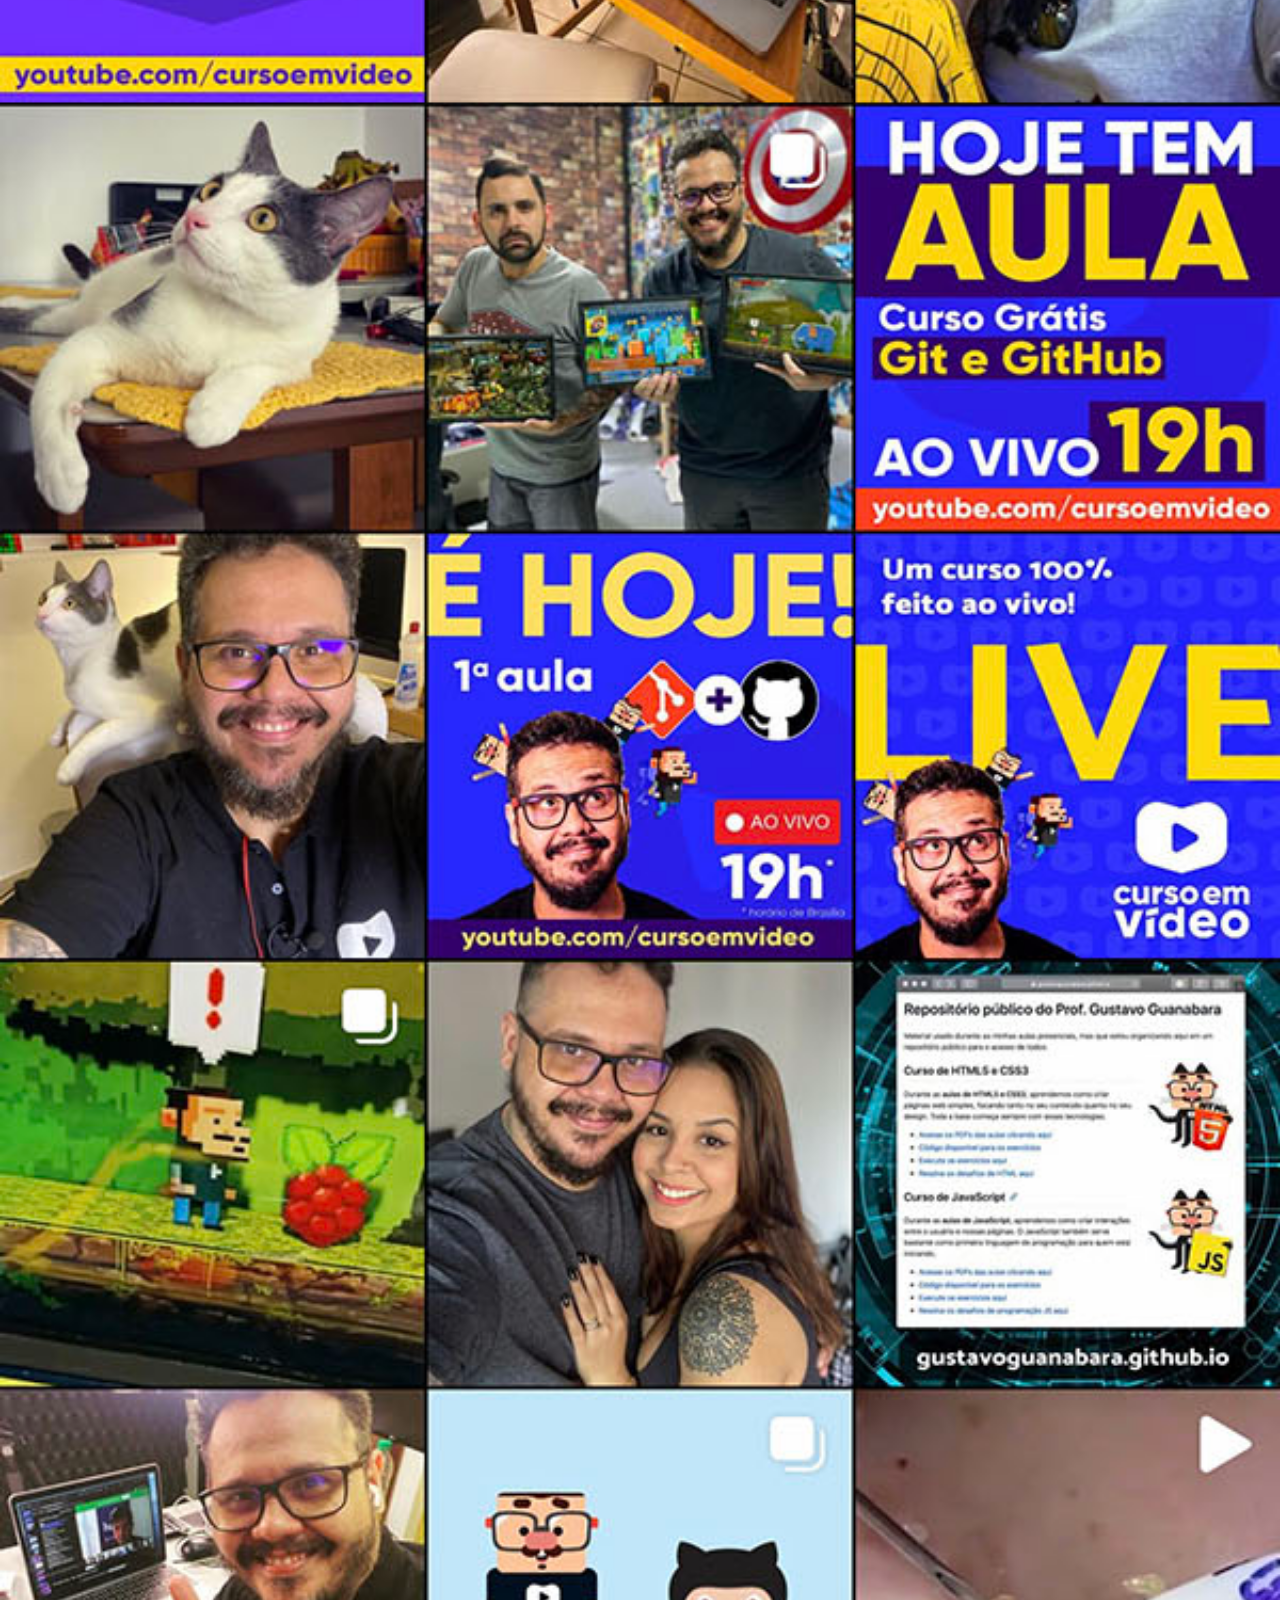
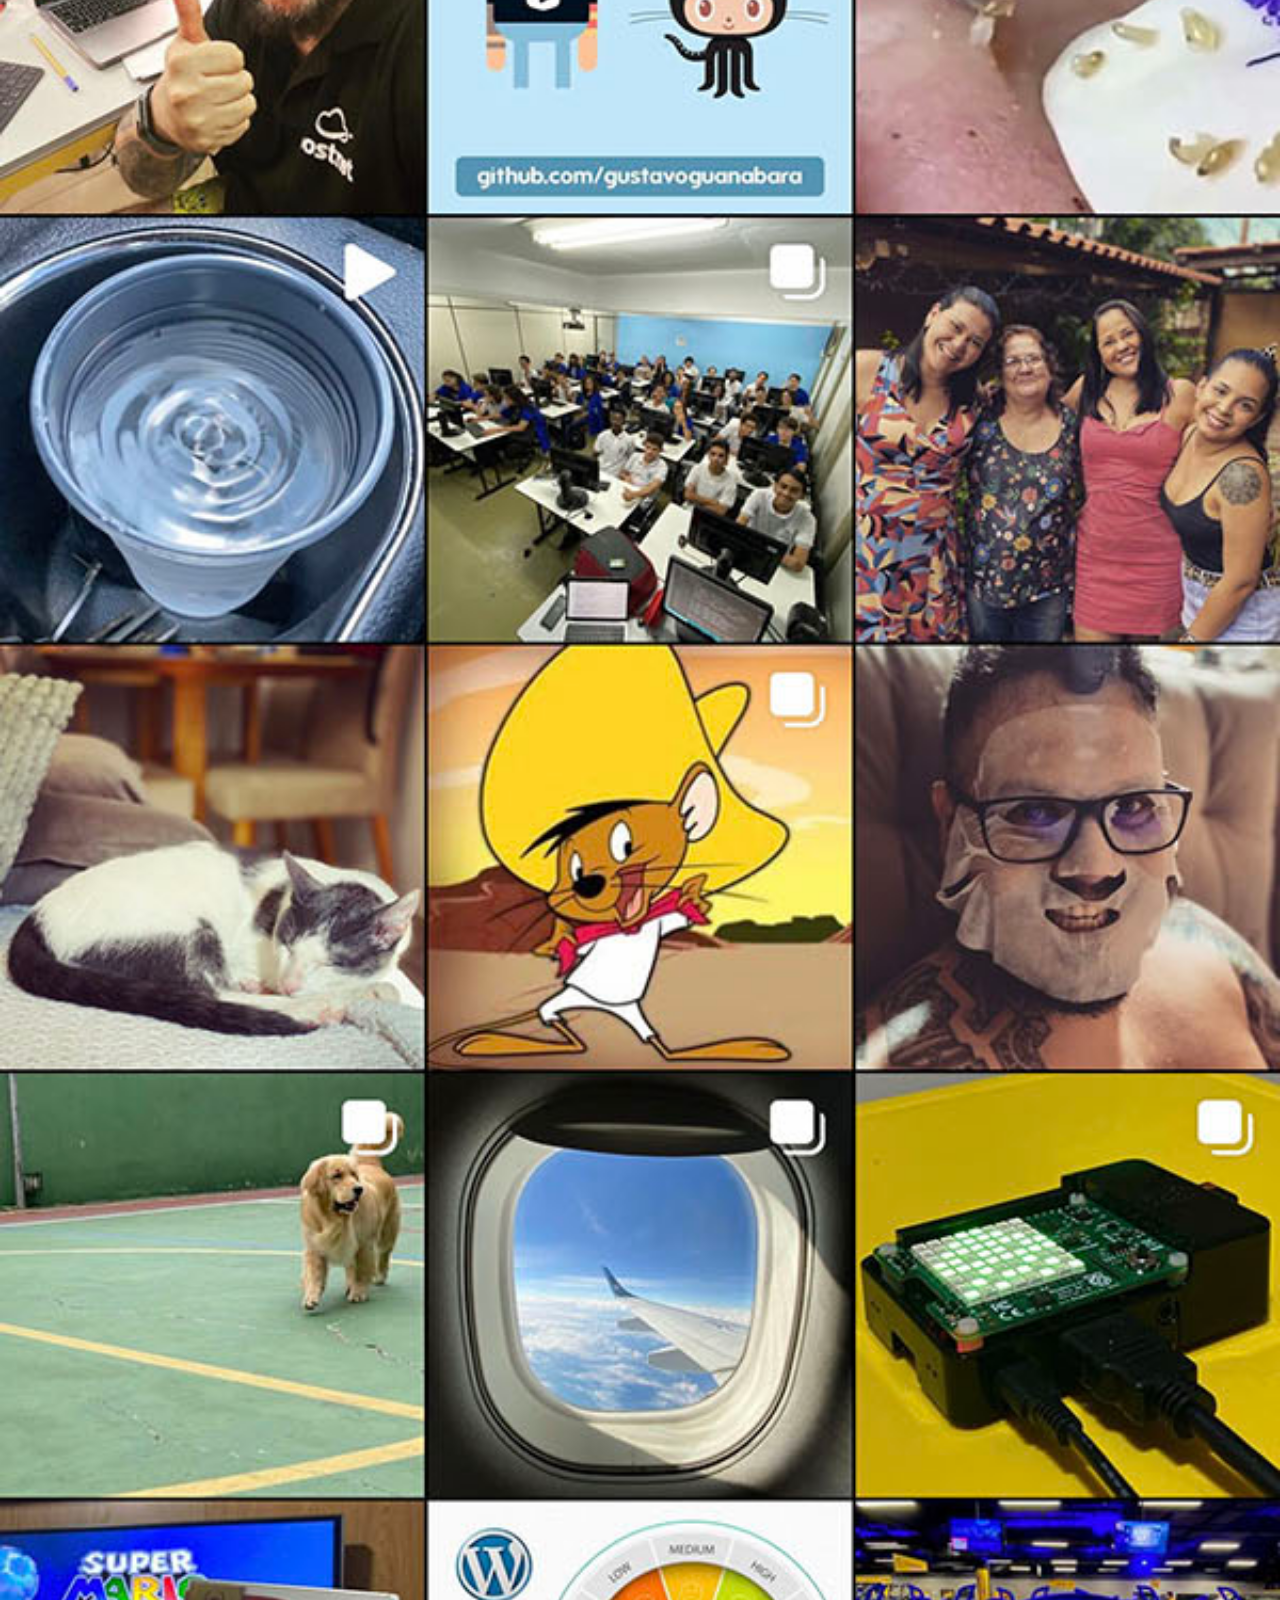
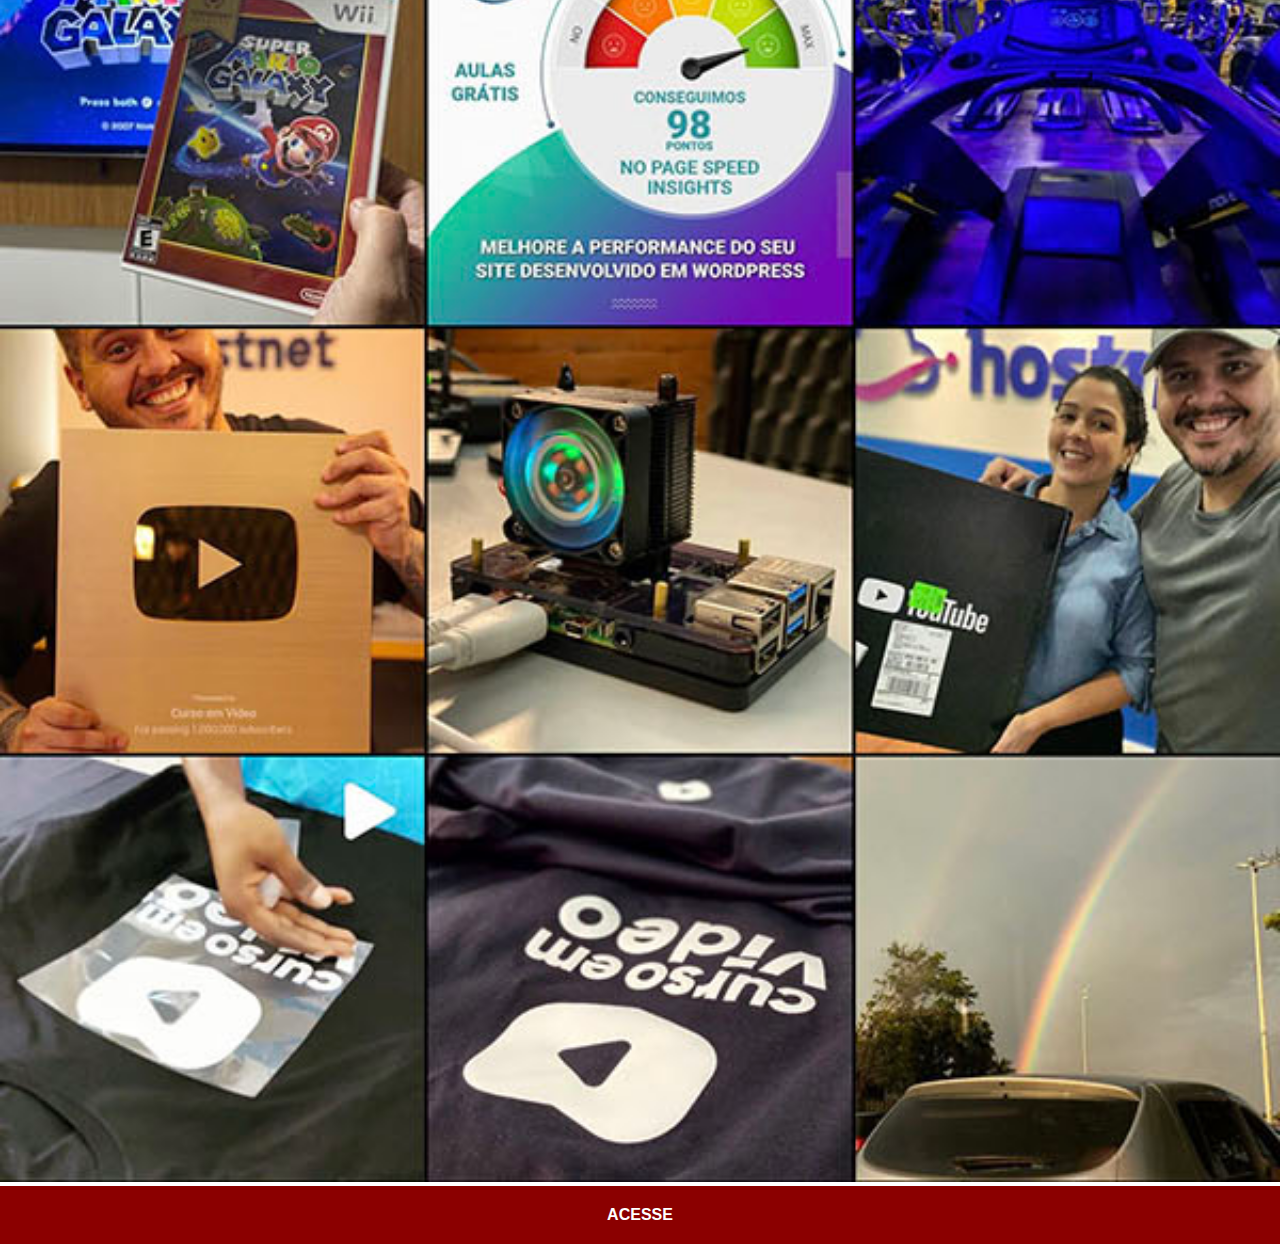
<file: instagram.html>
<!DOCTYPE html>

<html lang="pt-br">
<head>
    <meta charset="UTF-8">
    <meta http-equiv="X-UA-Compatible" content="IE=edge">
    <meta name="viewport" content="width=device-width, initial-scale=1.0">
    <link rel="stylesheet" href="estilos/social.css">
    <title>Instagram</title>
</head>
<body>
    <img src="imagens/tela-instagram.jpg" alt="Instagram">
    <a href="https://www.instagram.com/kkleiton.silva/" target="_blank">ACESSE</a>
</body>
</html>
</file>
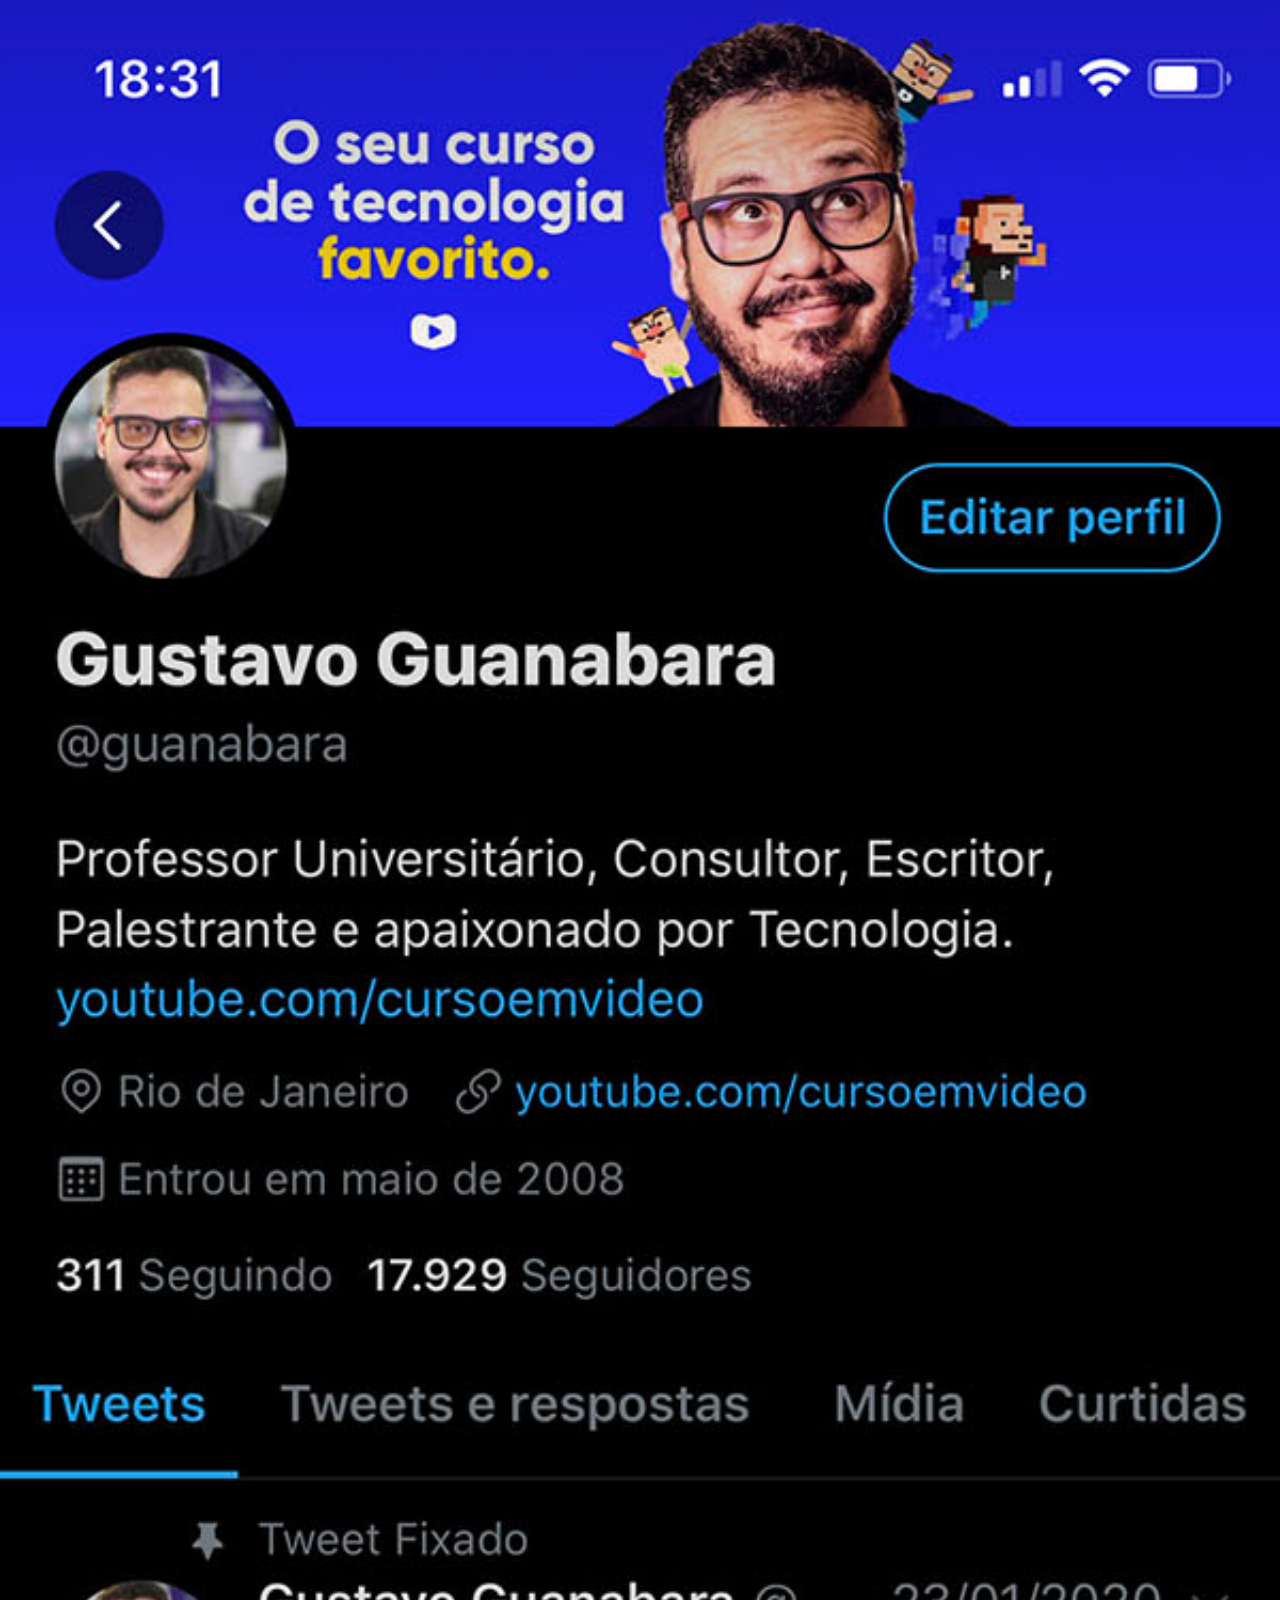
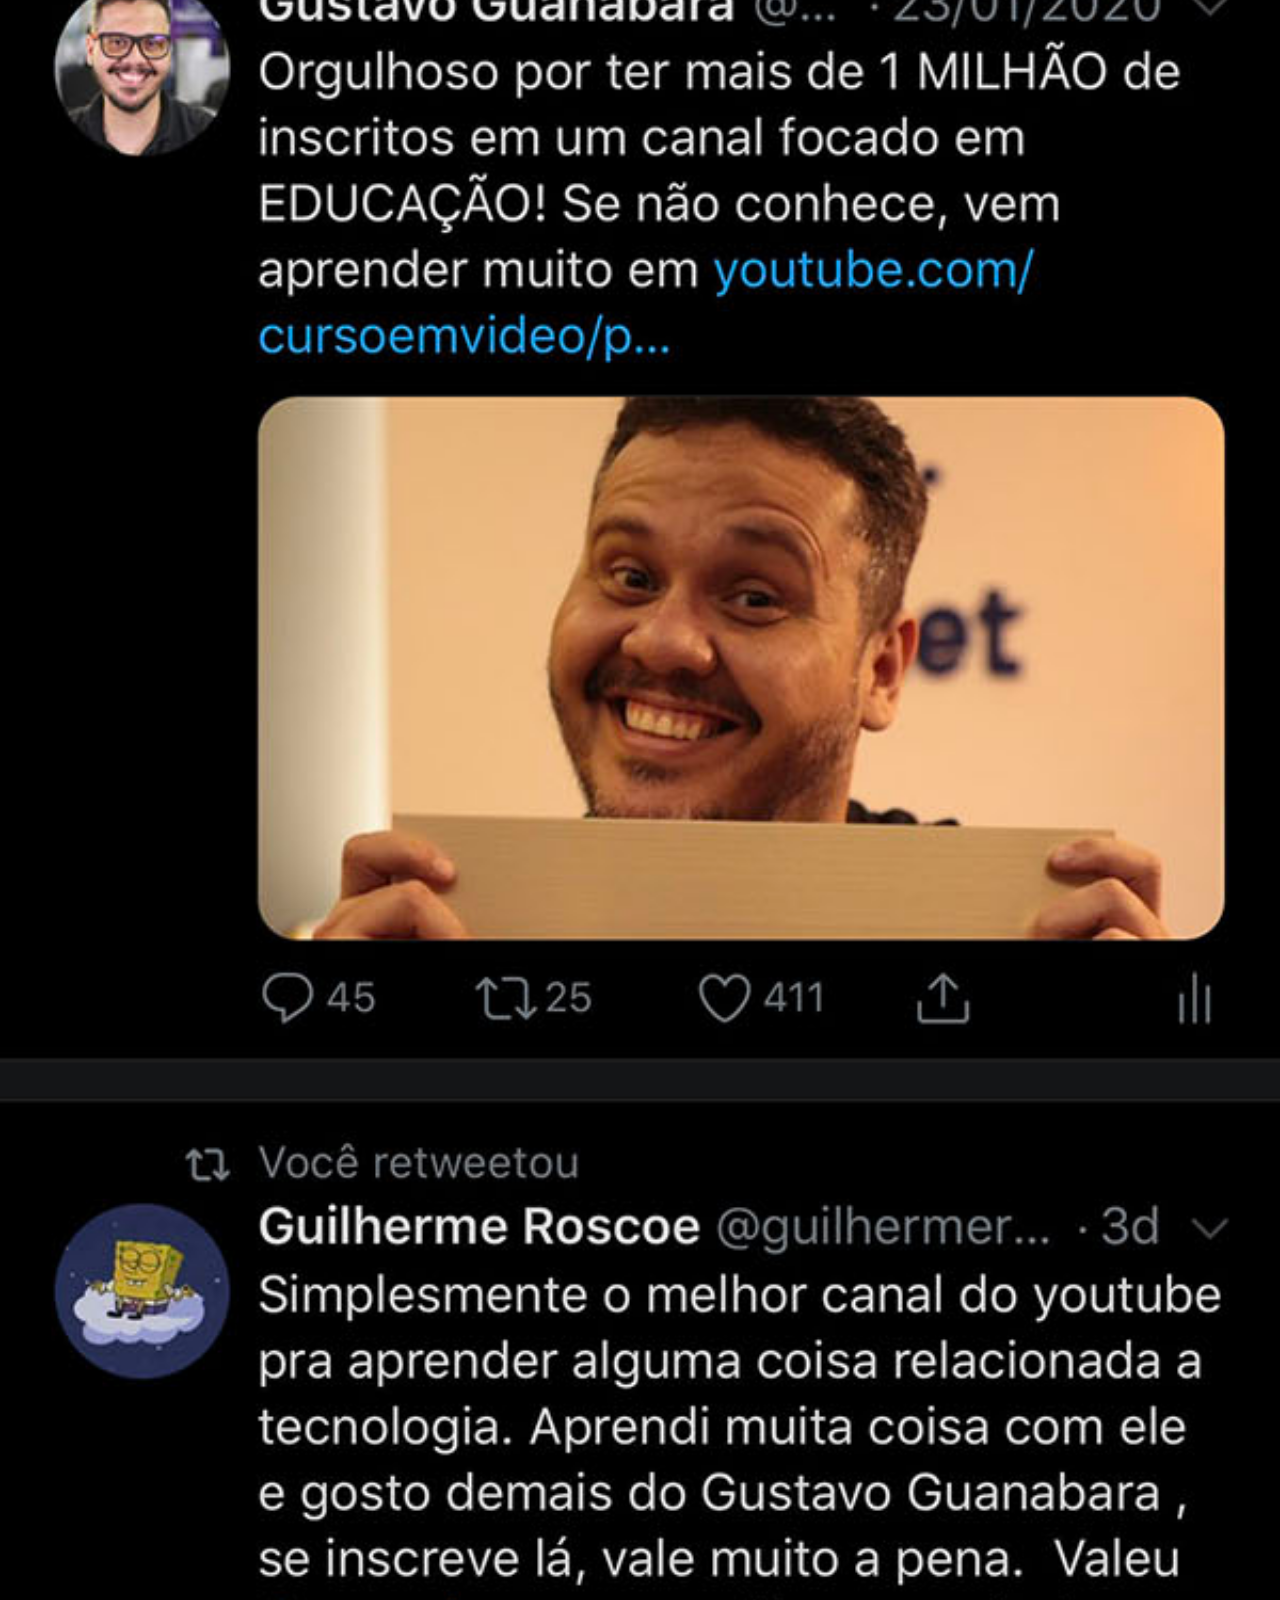
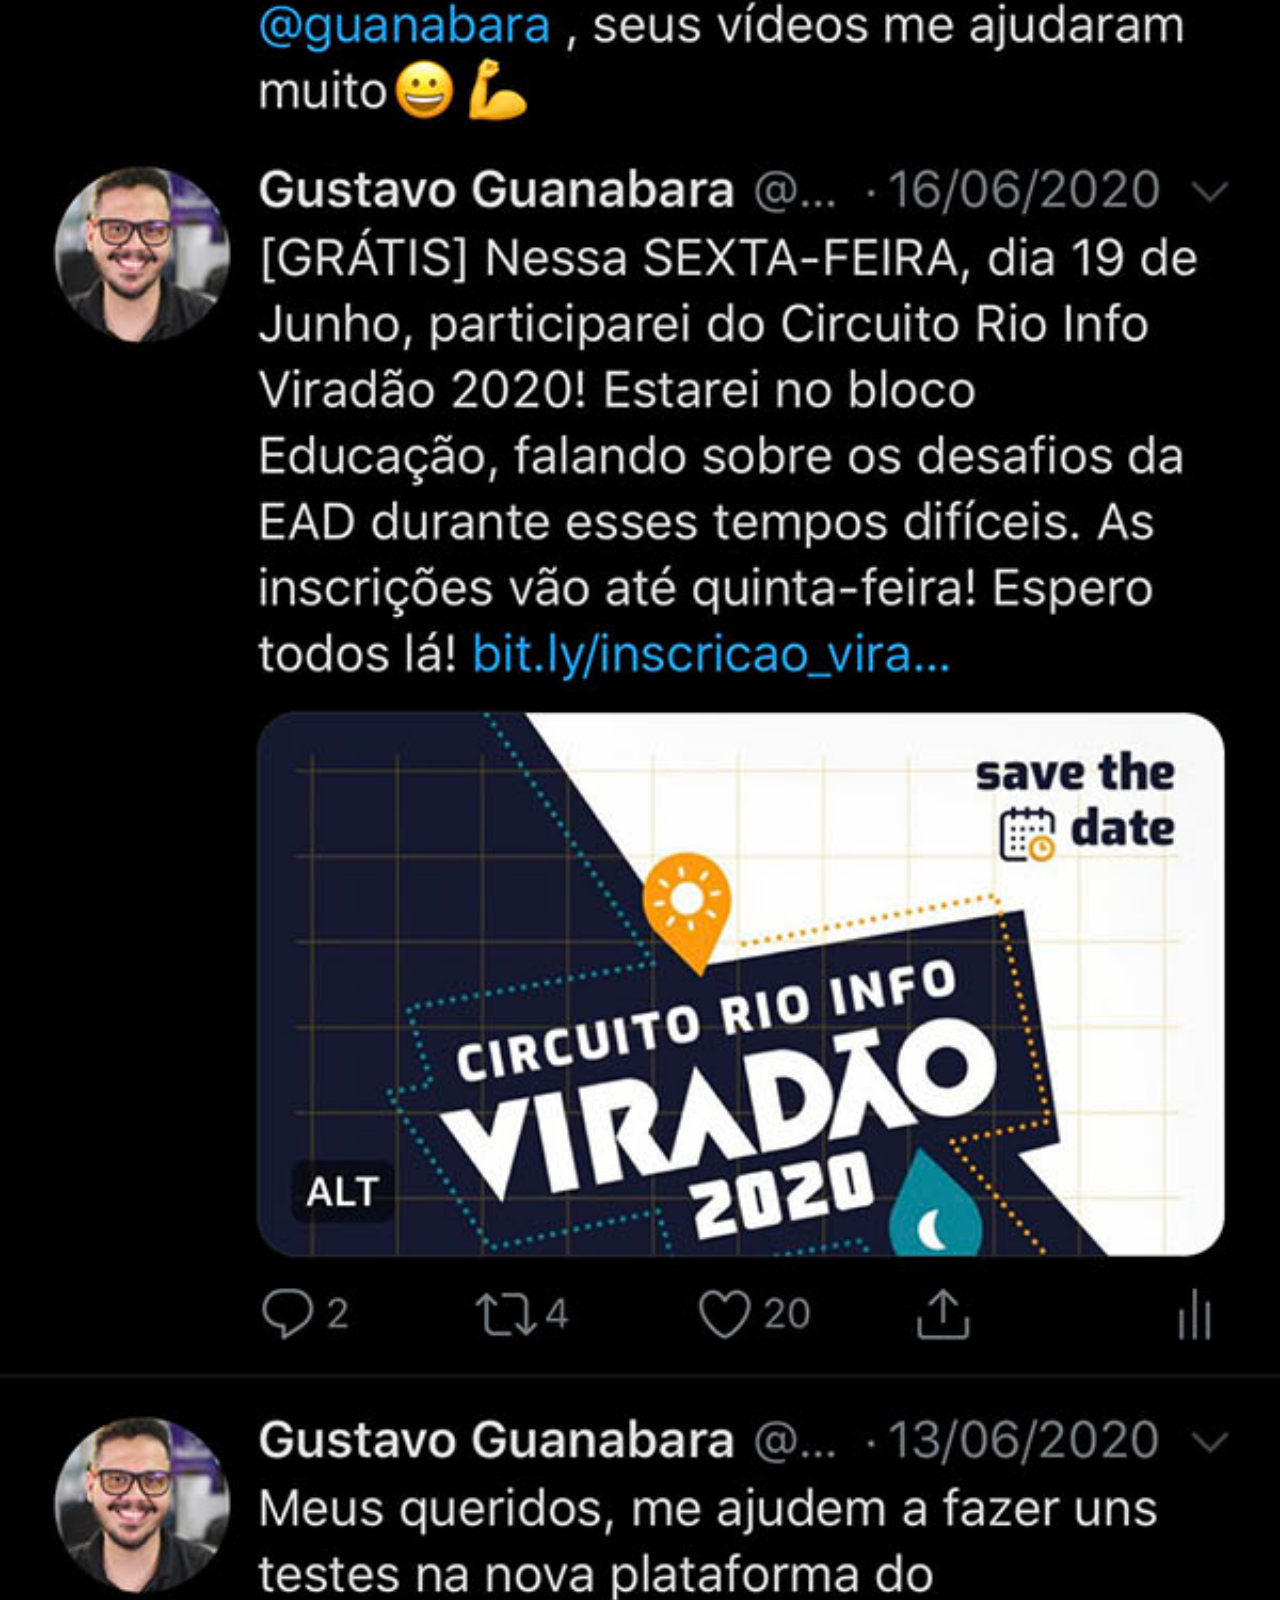
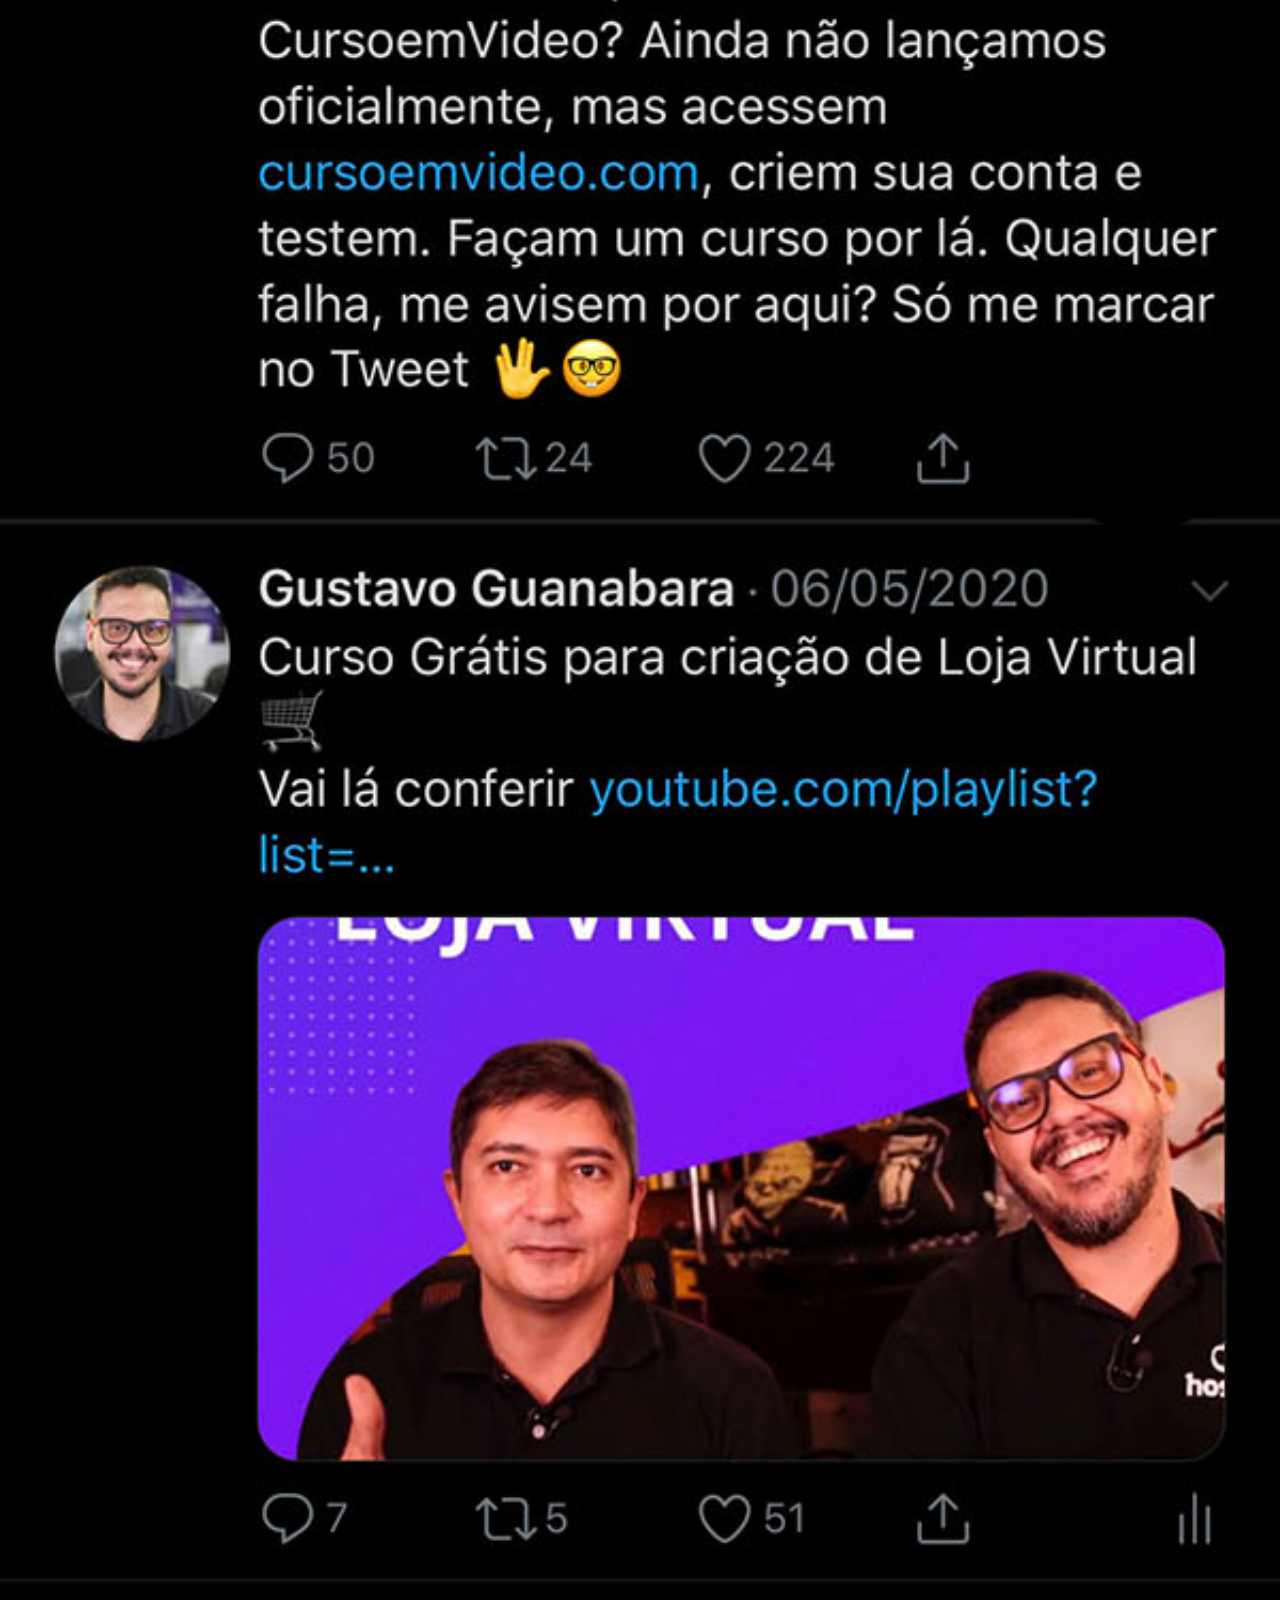
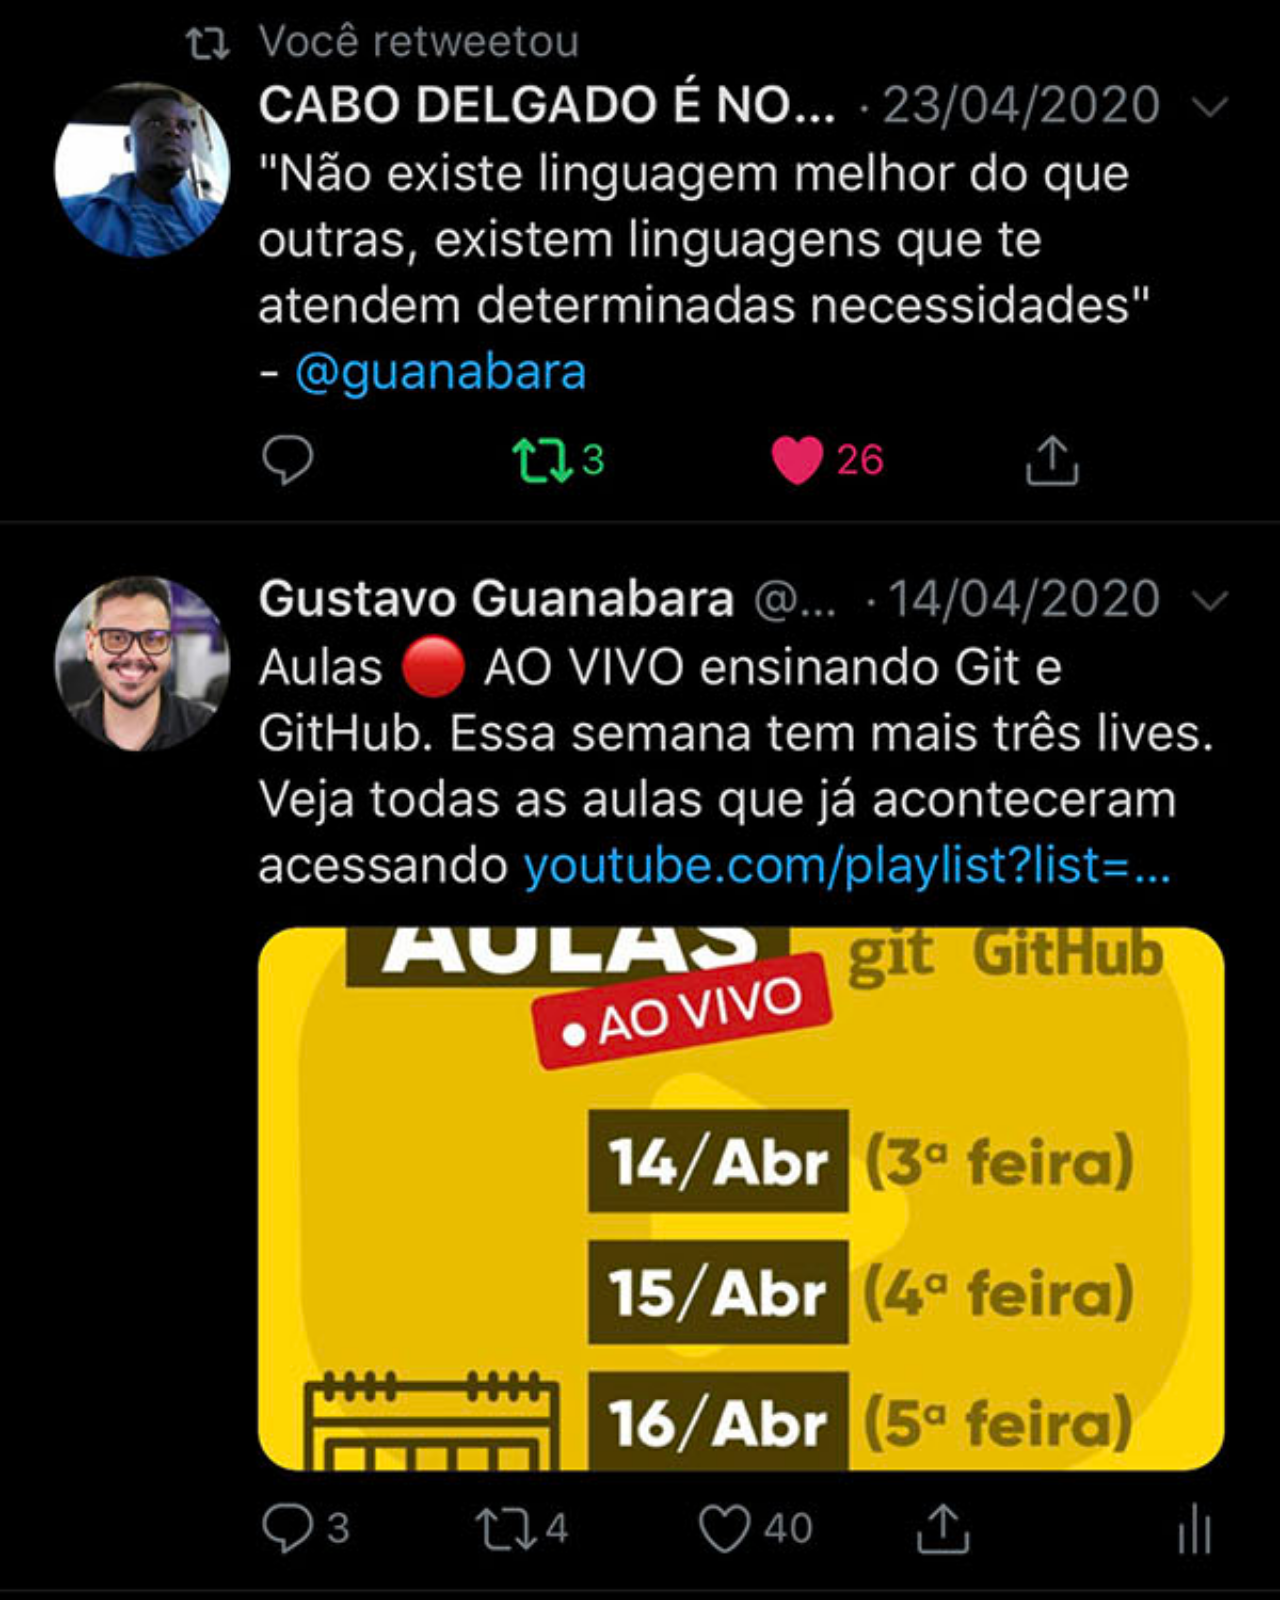
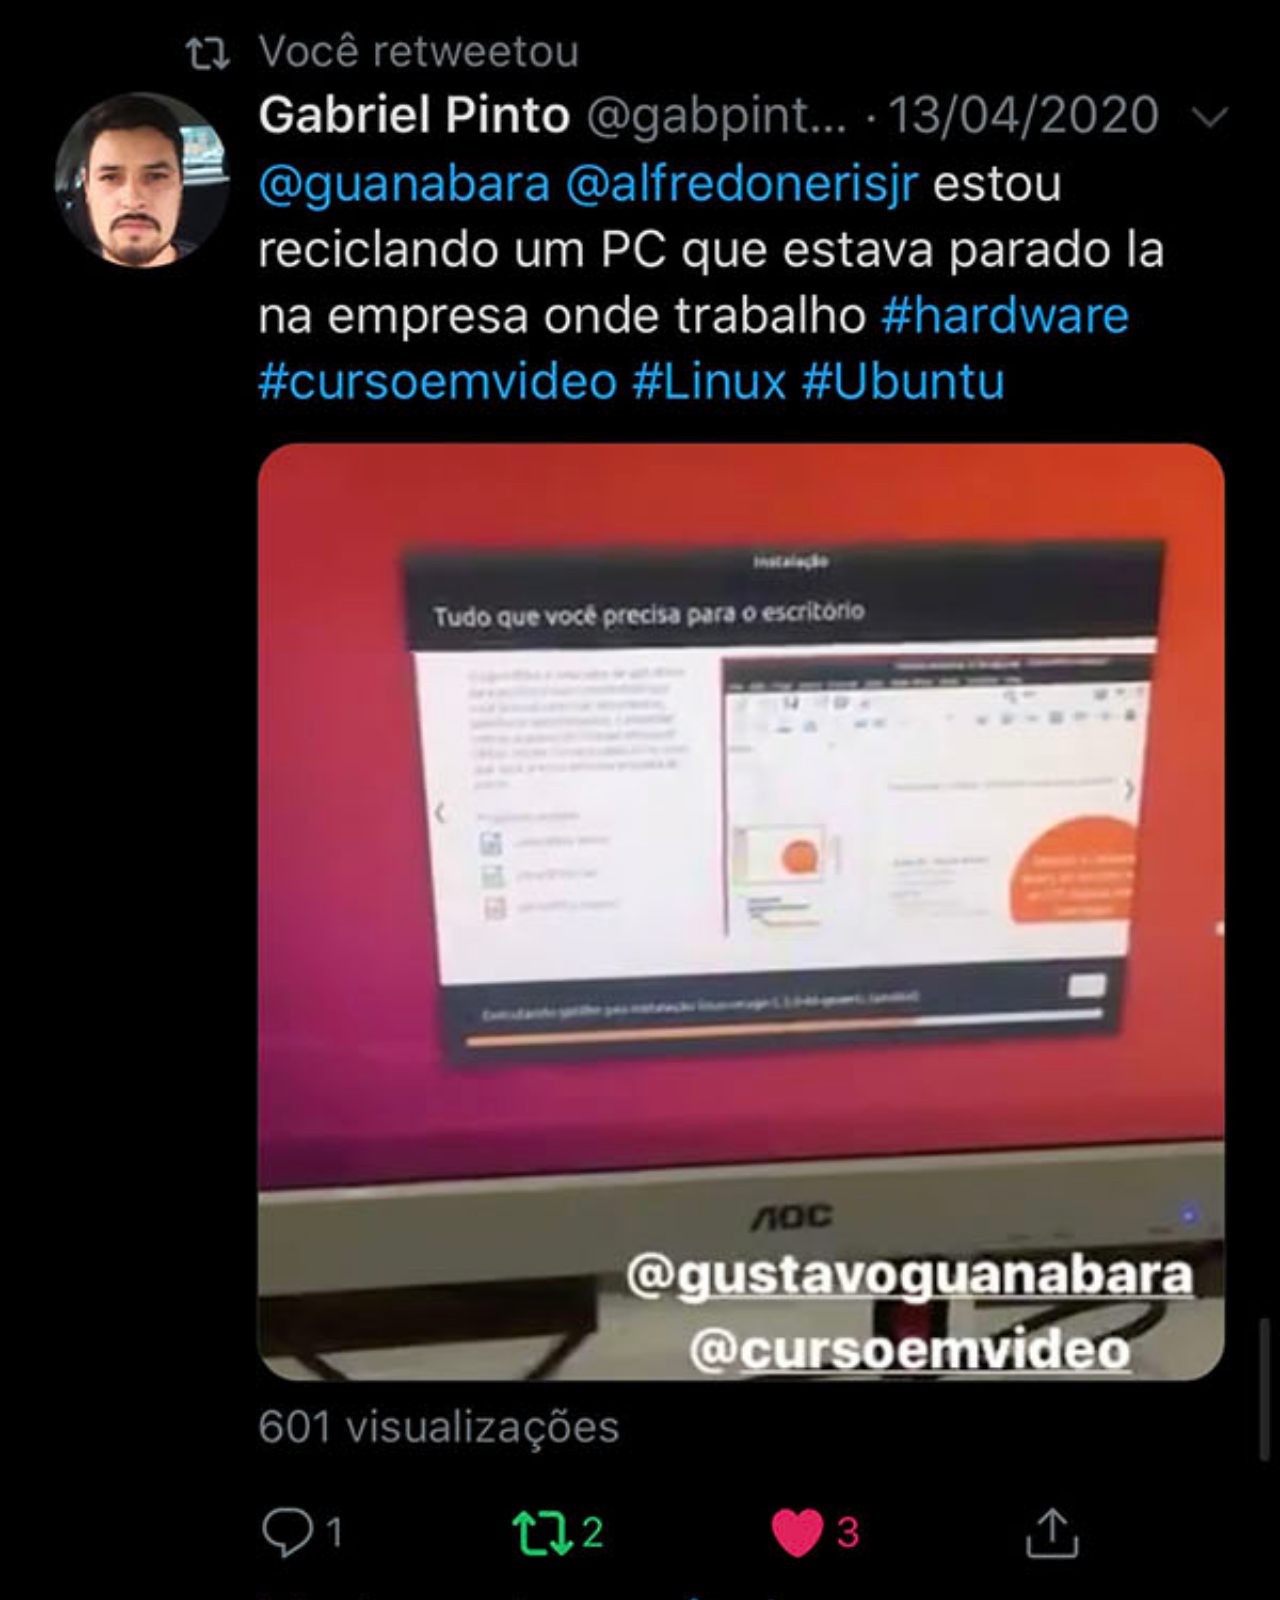
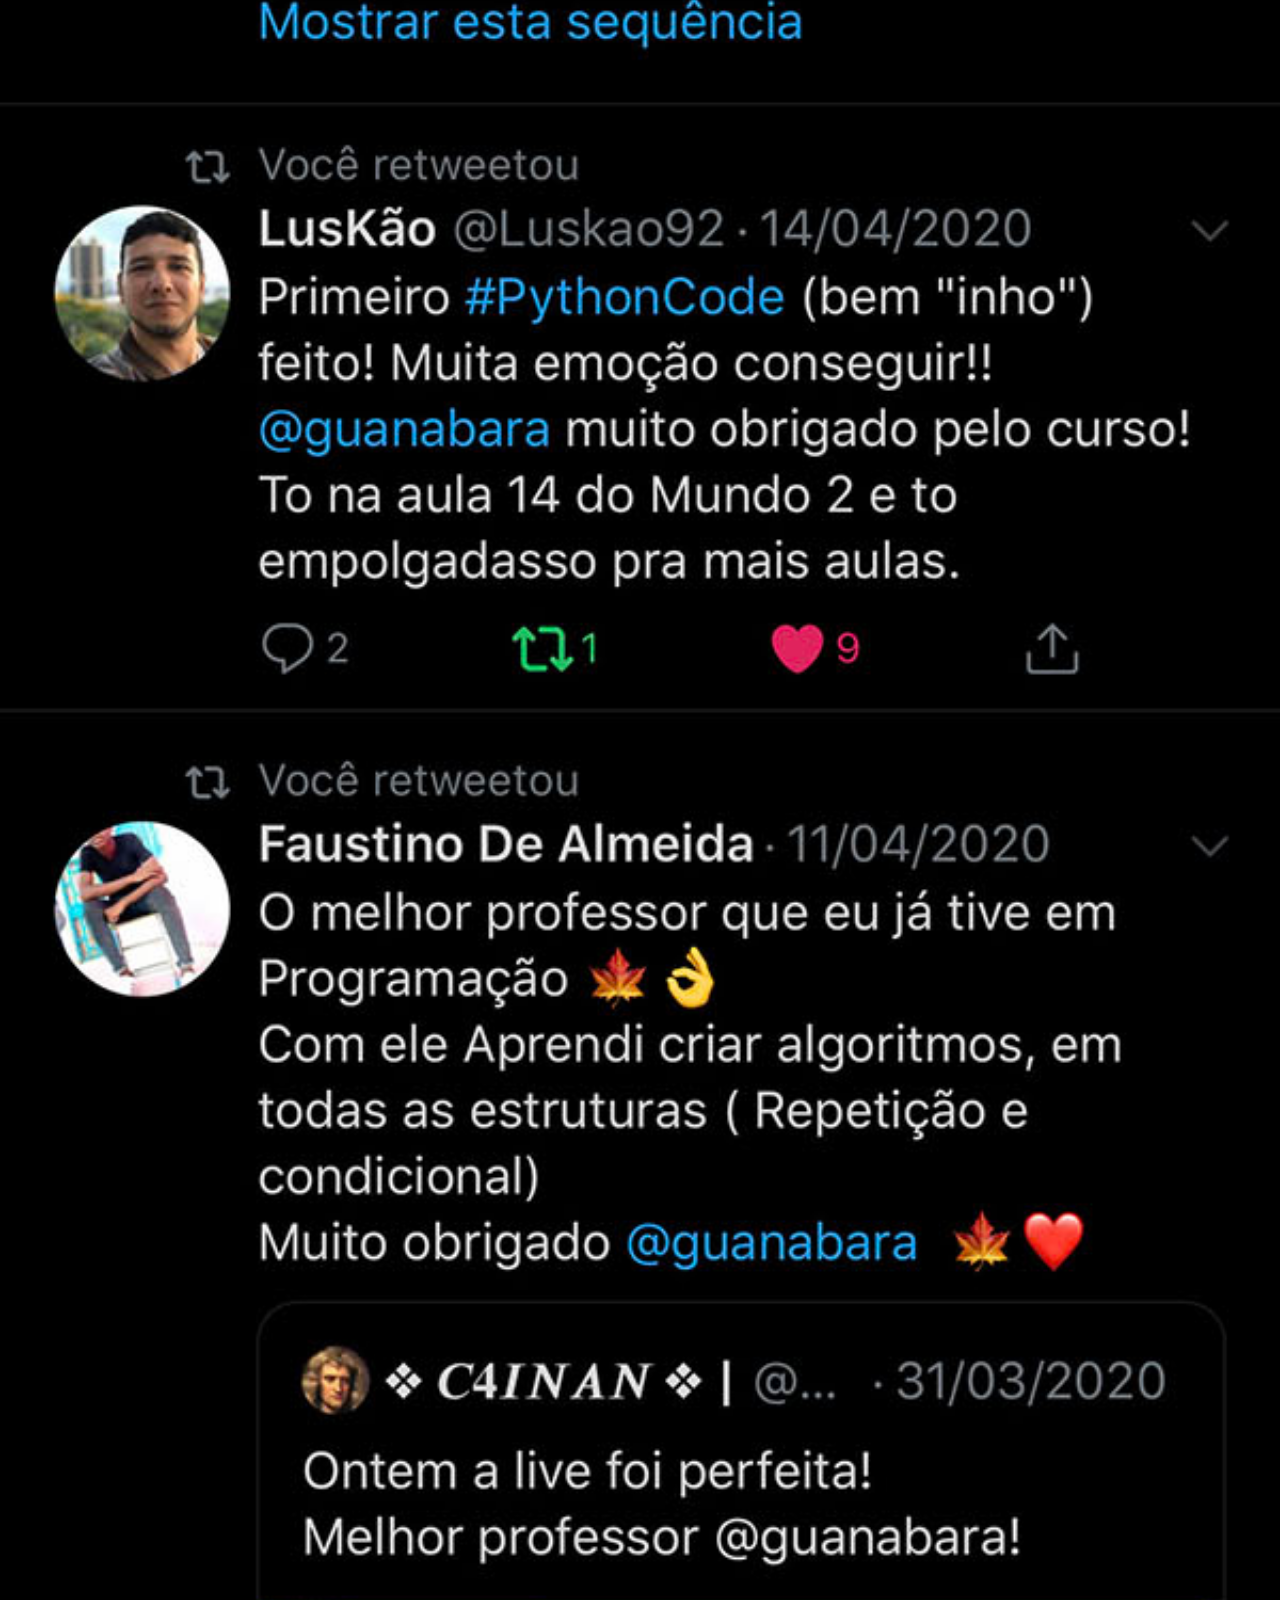
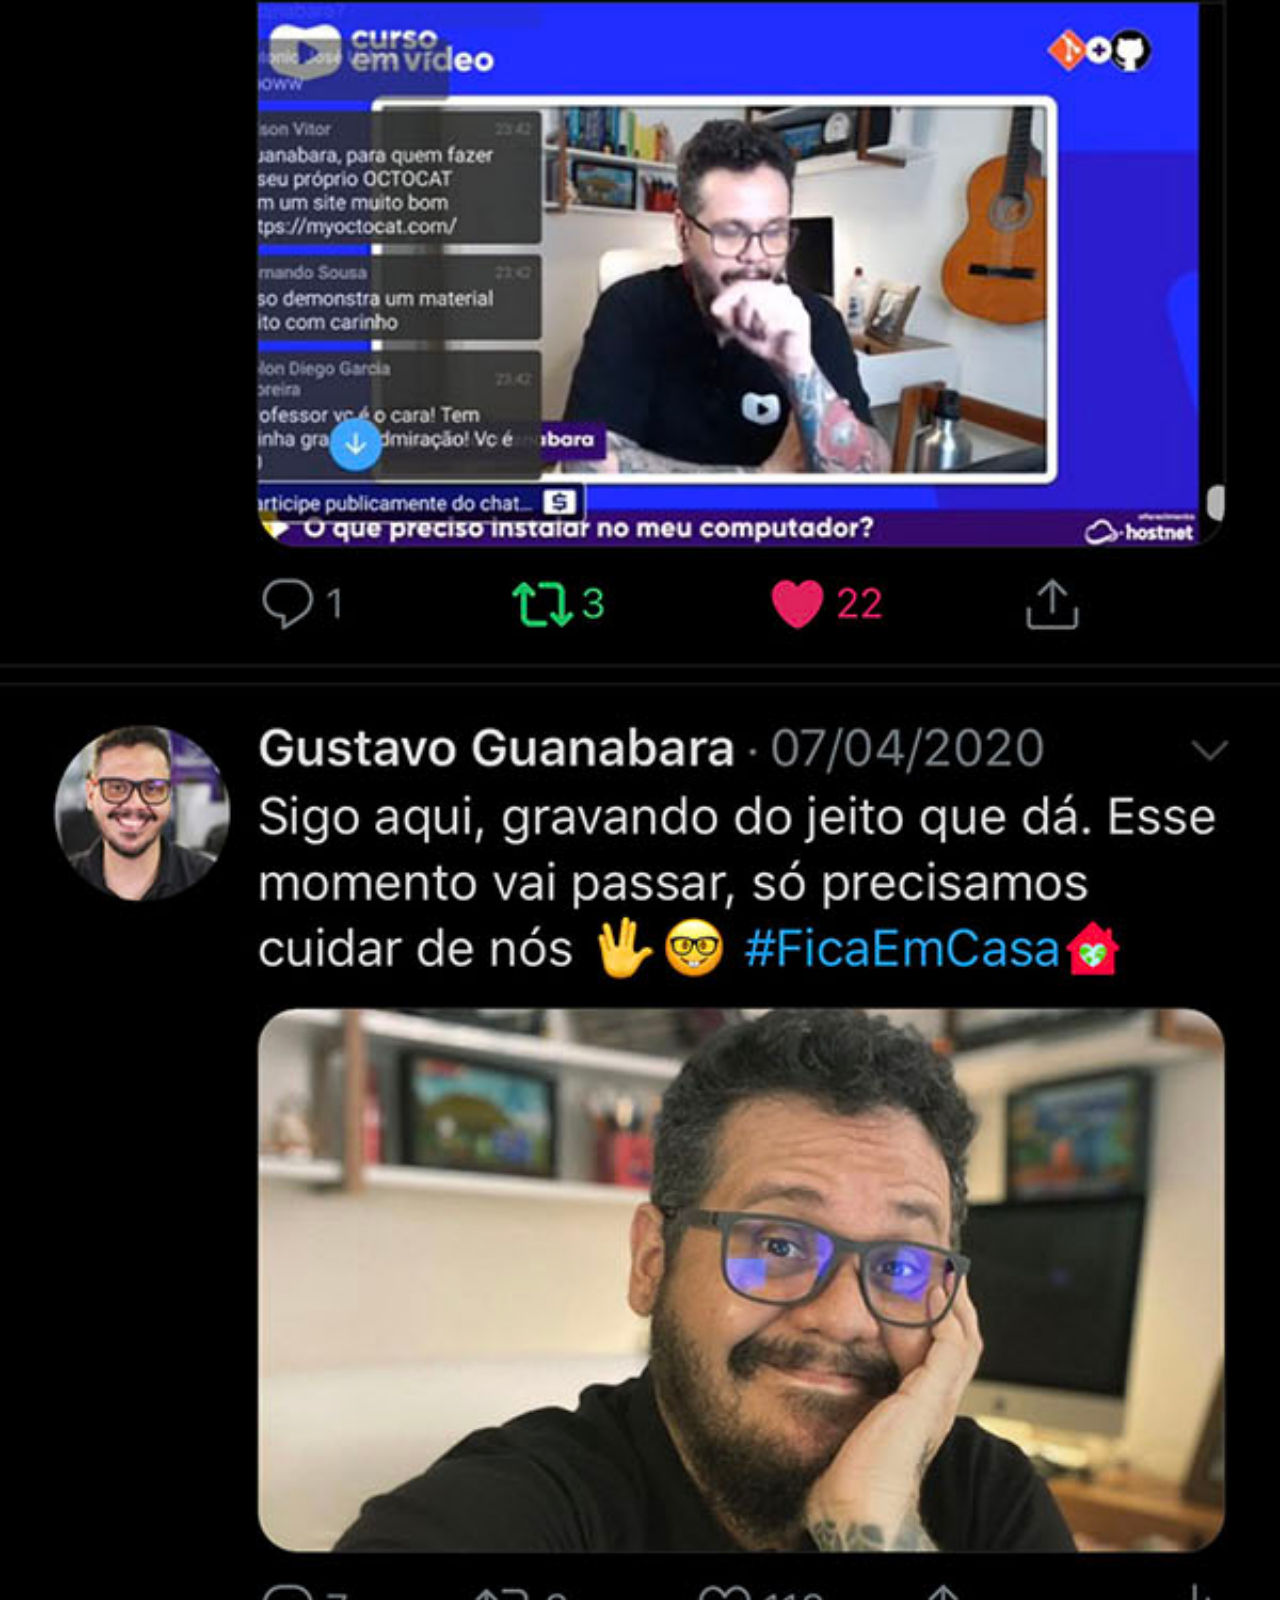
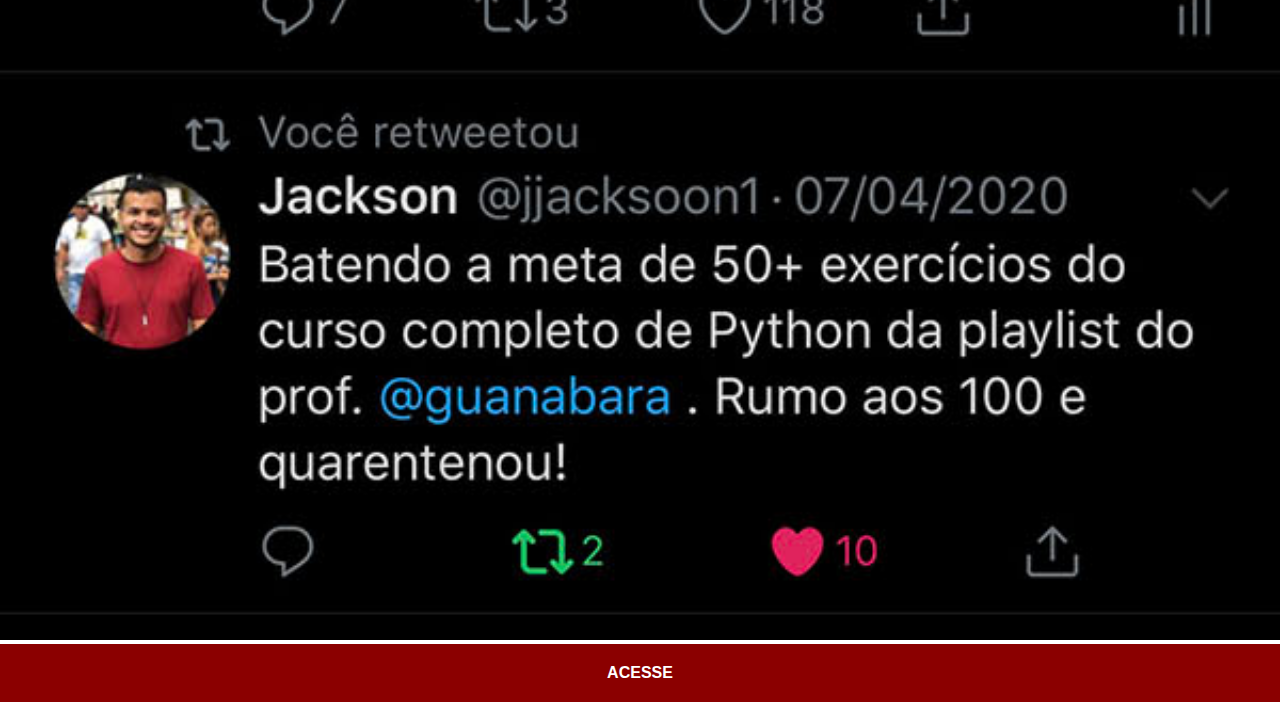
<file: twitter.html>
<!DOCTYPE html>
<html lang="pt-br">
<head>
    <meta charset="UTF-8">
    <meta http-equiv="X-UA-Compatible" content="IE=edge">
    <meta name="viewport" content="width=device-width, initial-scale=1.0">
    <link rel="stylesheet" href="estilos/social.css">
    <title>Twitter</title>
</head>
<body>
    <img src="imagens/tela-twitter.jpg" alt="Twitter">
    <a href="https://twitter.com/i/flow/login?input_flow_data=%7B%22requested_variant%22%3A%22eyJsYW5nIjoicHQifQ%3D%3D%22%7D" target="_blank">ACESSE</a>
</body>
</html>
</file>
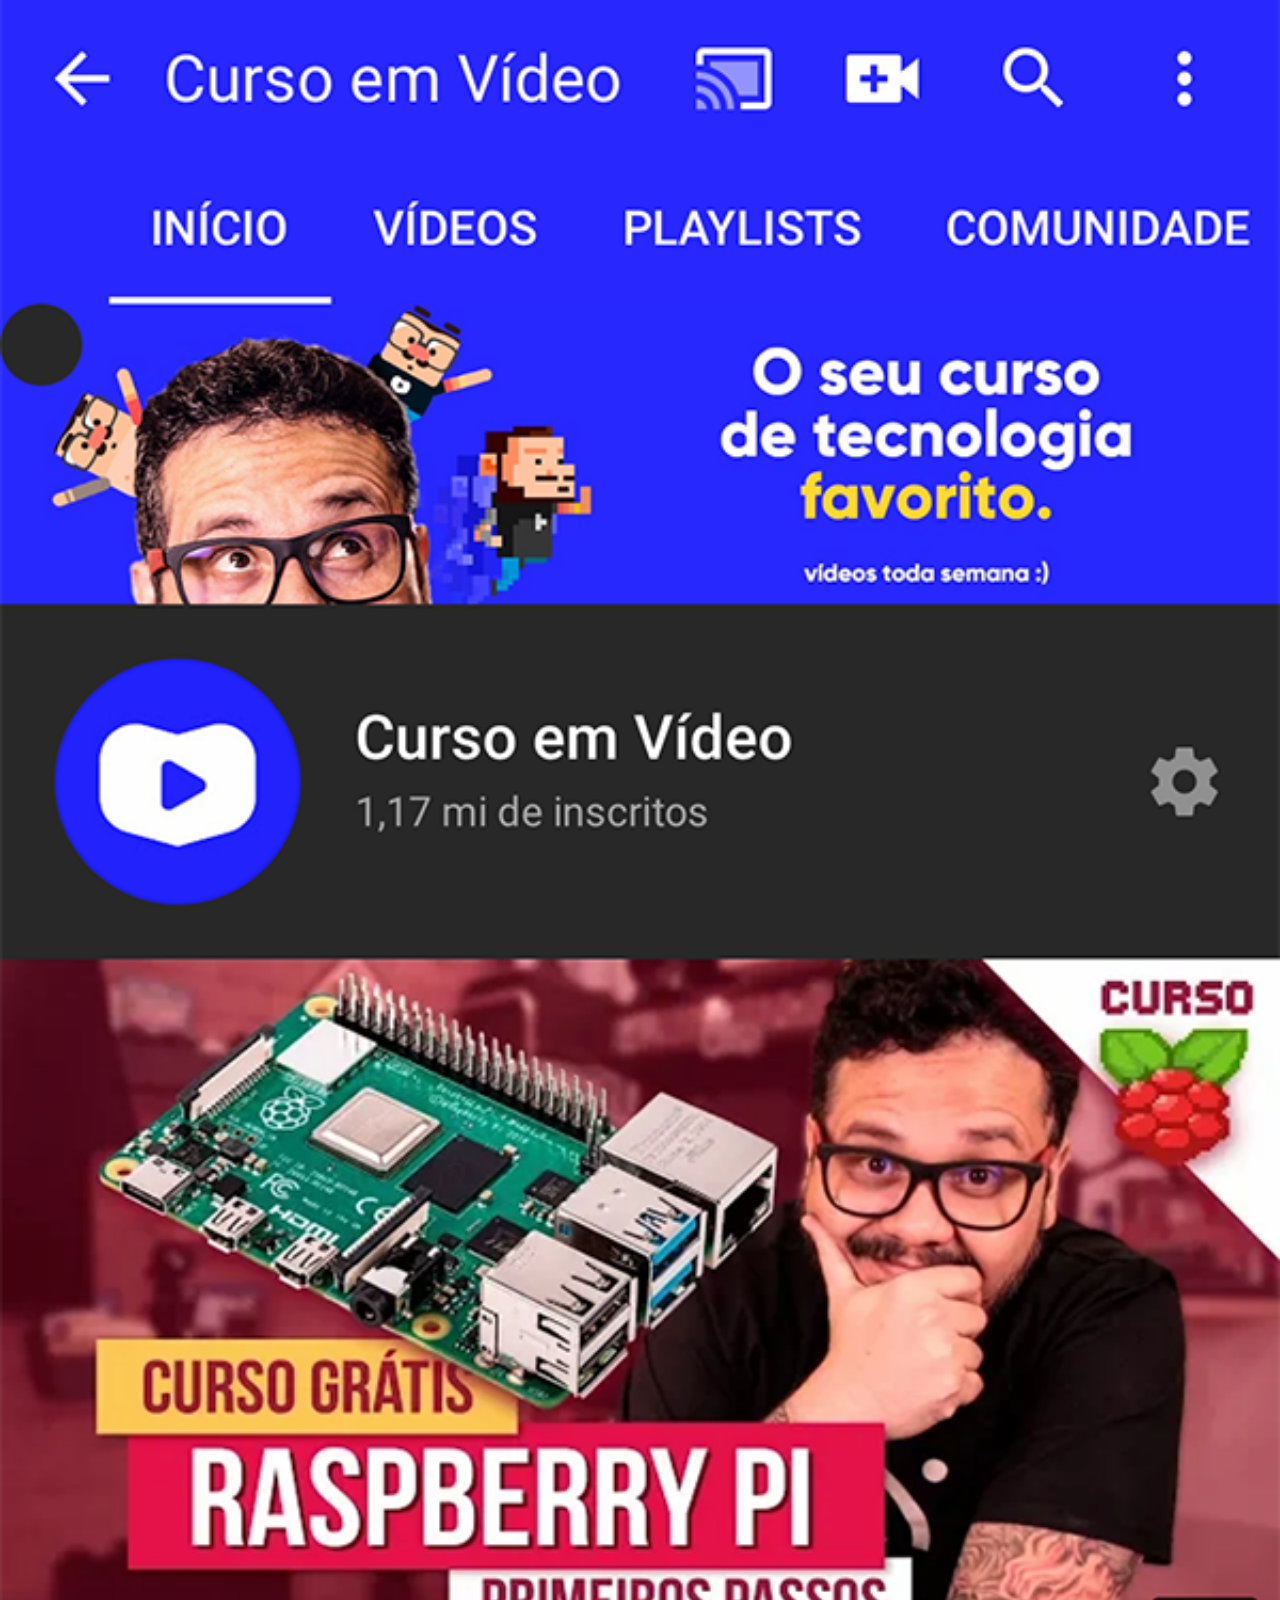
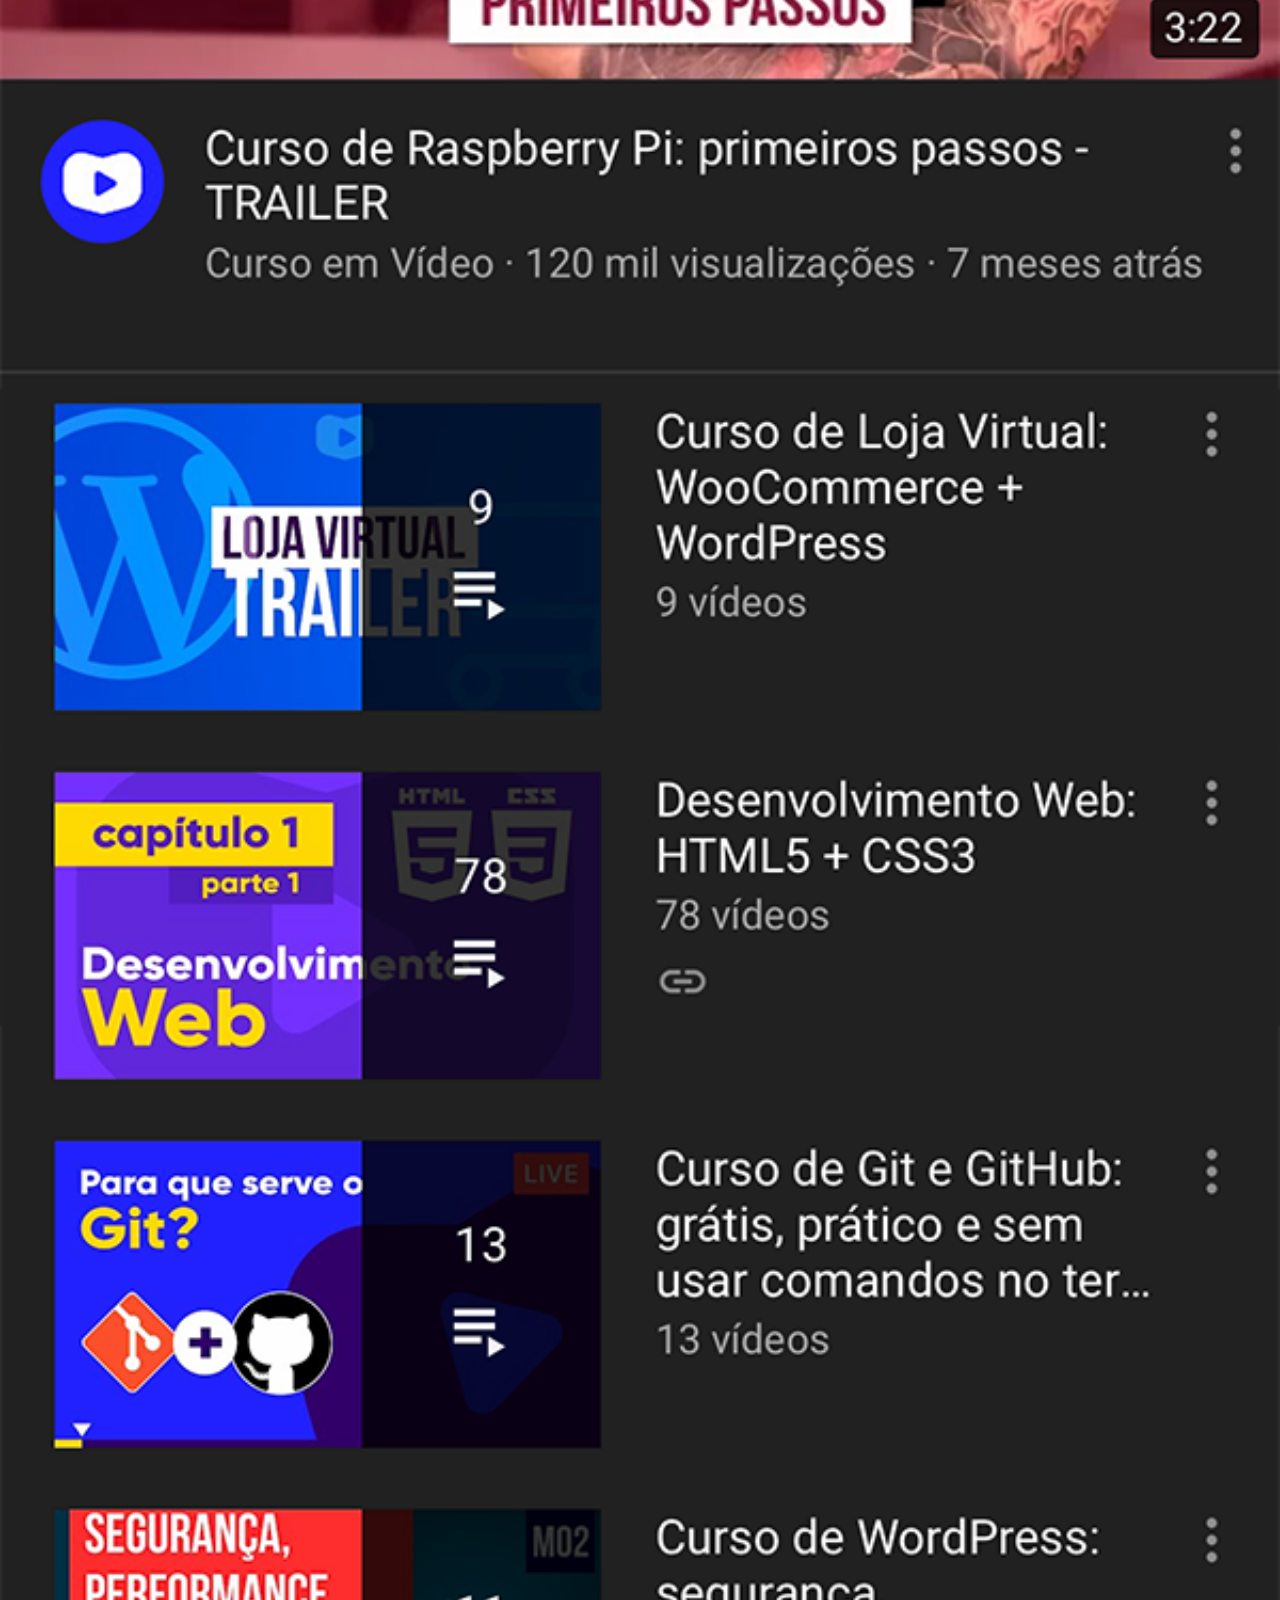
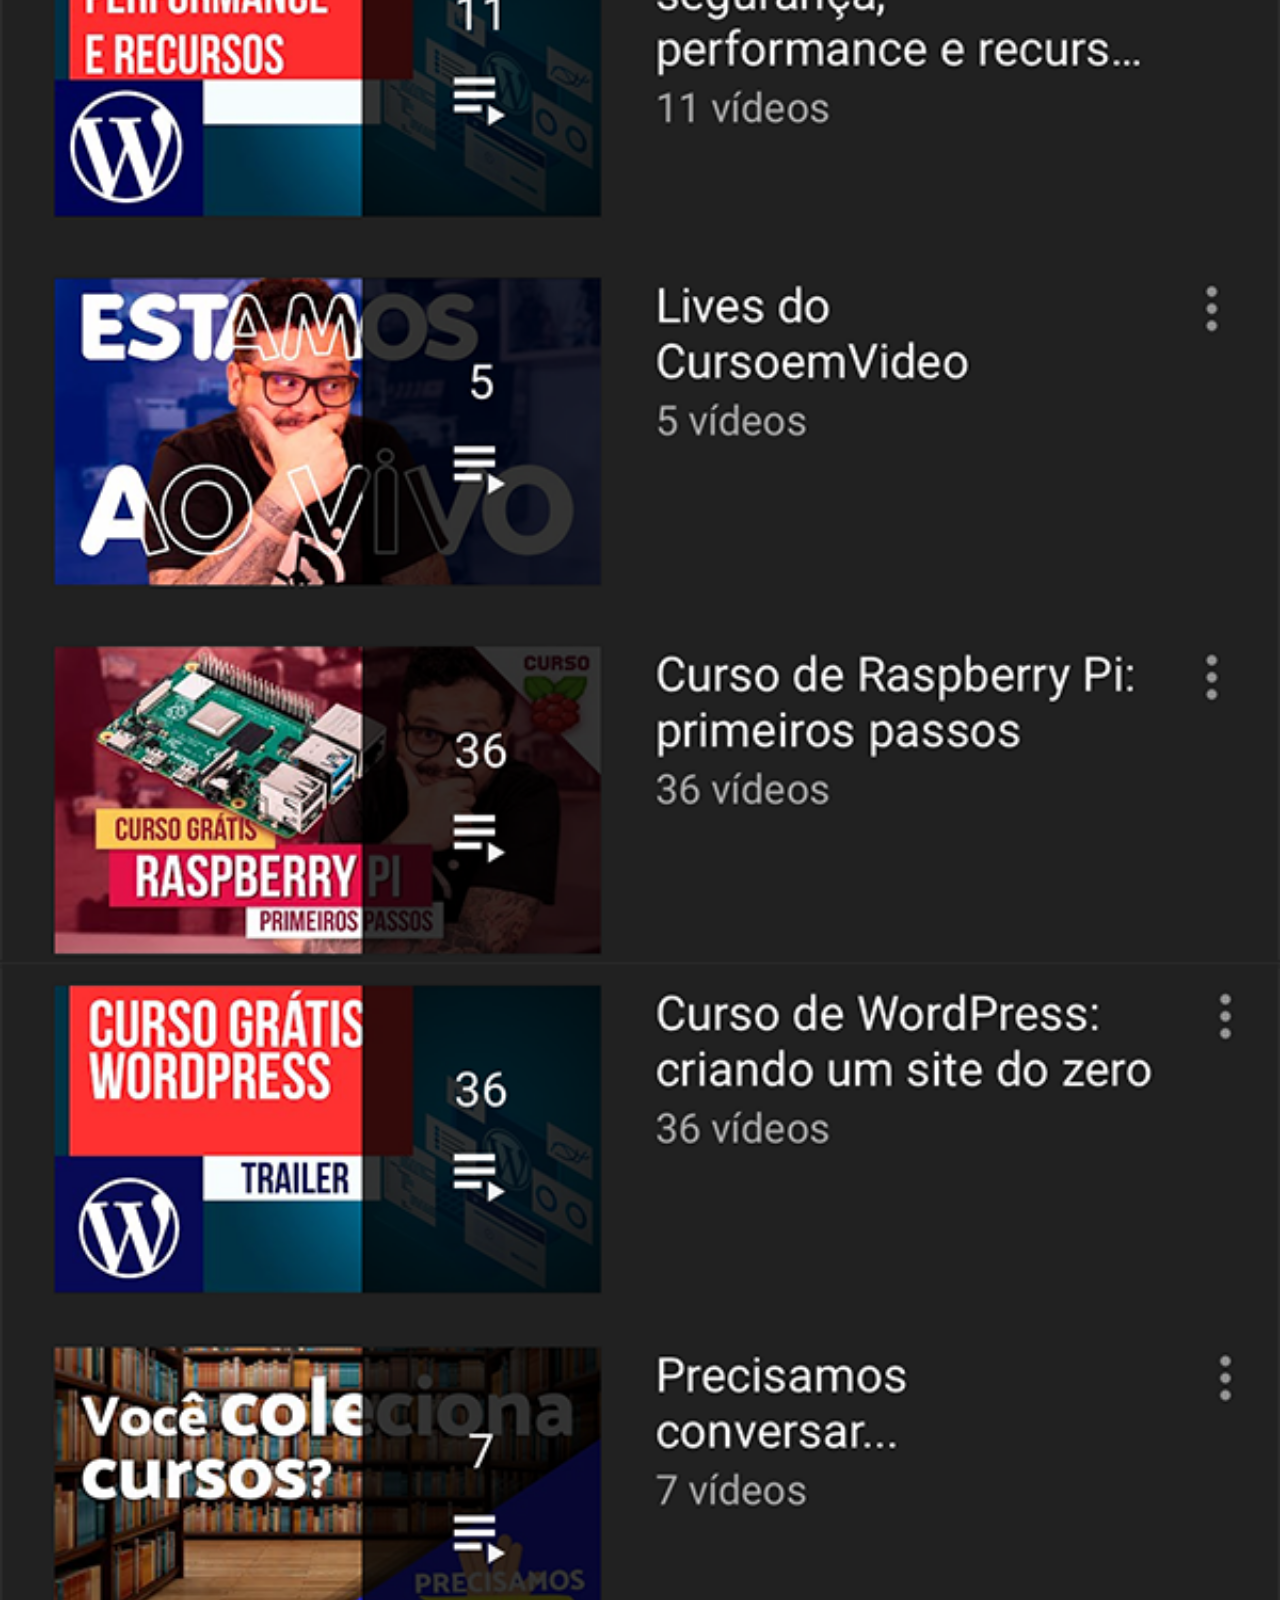
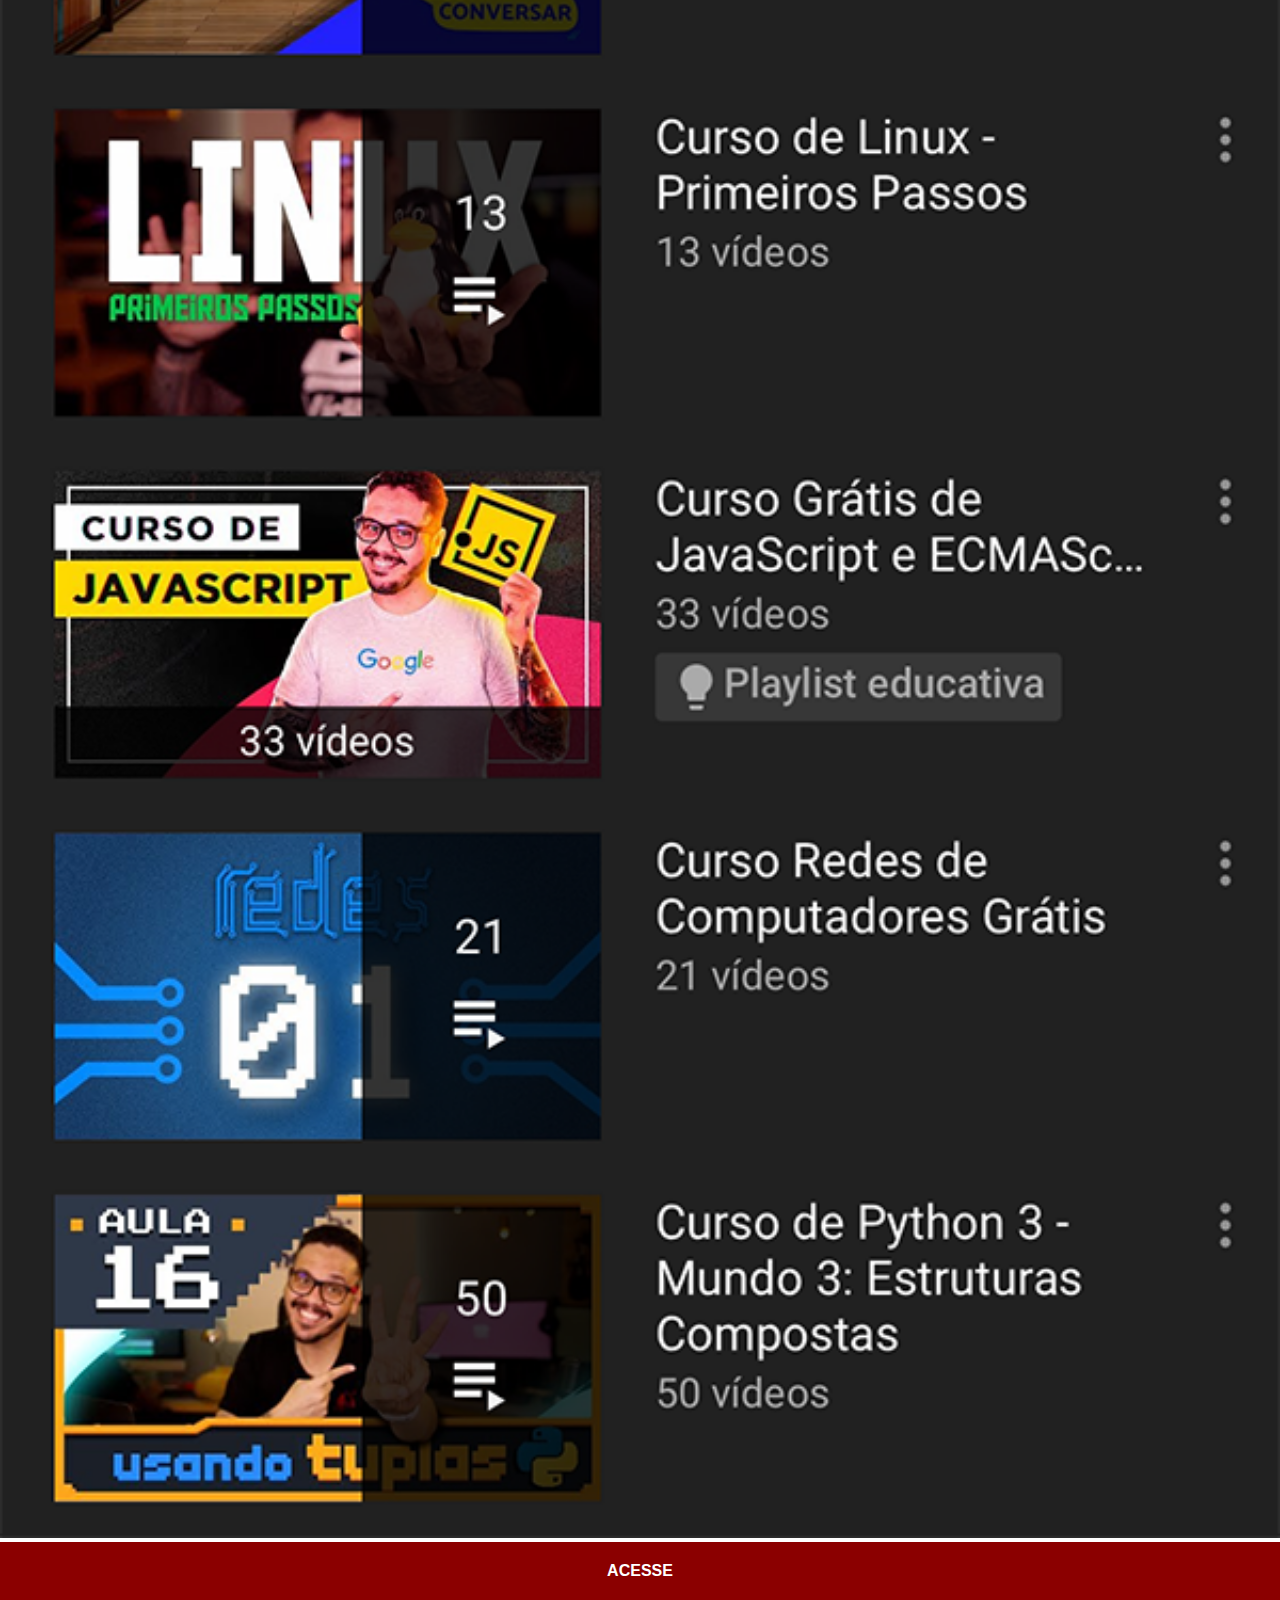
<file: youtube.html>
<!DOCTYPE html>
<html lang="pt-br">
<head>
    <meta charset="UTF-8">
    <meta http-equiv="X-UA-Compatible" content="IE=edge">
    <meta name="viewport" content="width=device-width, initial-scale=1.0">
    <link rel="stylesheet" href="estilos/social.css">
    <title>YouTube</title>
    
</head>
<body>
    <img src="imagens/tela-youtube.png" alt="YouTube">
    <a href="https://www.youtube.com/c/CursoemV%C3%ADdeo" target="_blank">ACESSE</a>
</body>
</html>
</file>
<file: estilos/style.css>
@charset "UTF-8";
* {
    margin: 0px;
    padding: 0px;
    font-family: Arial, Helvetica, sans-serif;
}

html, body {
    height: 100vh;
    width: 100vw;
    background-color: black;
}

body {
    background: url(../imagens/fundo-madeira.jpg) no-repeat top center;
    background-size: cover;
    background-attachment: fixed;
}

main {
    height: 100vh;
    position: relative;
    
}

section#telefone {
    position: absolute;
    top: 50%;
    left: 50%;
    transform: translate(-50%, -50%);

    height: 425px;
    width: 211px;

    background: url(../imagens/frame-iphone.png) no-repeat center center;
}

iframe#tela {
    position: relative;
    top: 55px;
    left: 15px;
    width: 181px;
    height: 320px;
    background-size: cover;
}

section#redes-sociais {
    text-align: left;
}
section#redes-sociais img {
    width: 50px;
    margin: 10px;
    border-radius: 50%;
    box-shadow: 1px 1px 5px 1px rgba(0, 0, 0, 0.719);
    box-sizing: border-box;
}

section#redes-sociais img:hover {
    border: 2px solid rgba(255, 255, 255, 0.26);
    transform: translate(-3px, -3px);
    box-shadow: 5px 5px 10px black;
    transition: transform 0.2s, border .2s;
}
</file>
<file: estilos/social.css>
@charset "UTF-8";

* {
    margin: 0px;
    padding: 0px;
    font-family: Arial, Helvetica, sans-serif;
}

::-webkit-scrollbar {
    width: 0px;
    height: 0px;
}

img {
    width: 100vw;
}


a {
    display: block;
    padding: 20px;
    background-color: darkred;
    color: white;
    text-align: center;
    text-decoration: none;
    font-weight: bolder;
    text-shadow: 1px 1px 2px 2px black;
}

a:hover {
    background-color: red;
}
</file>
